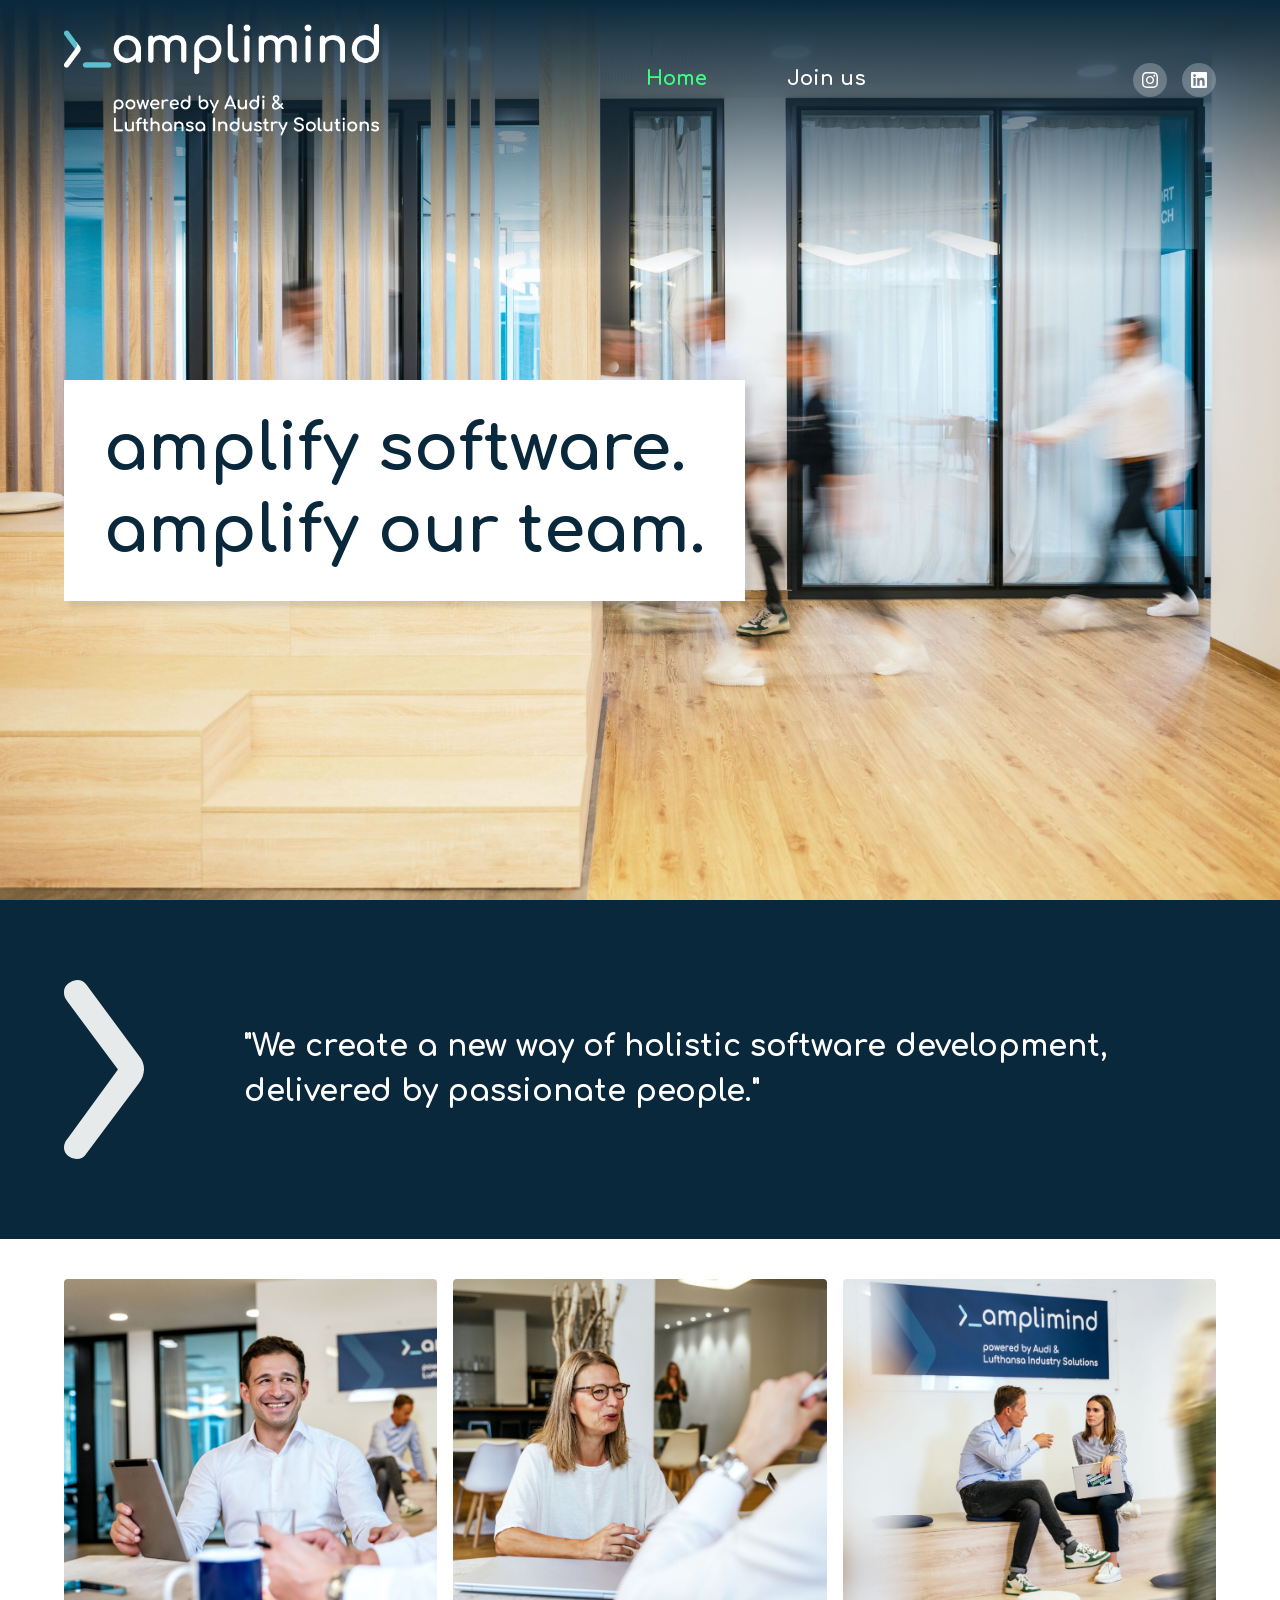
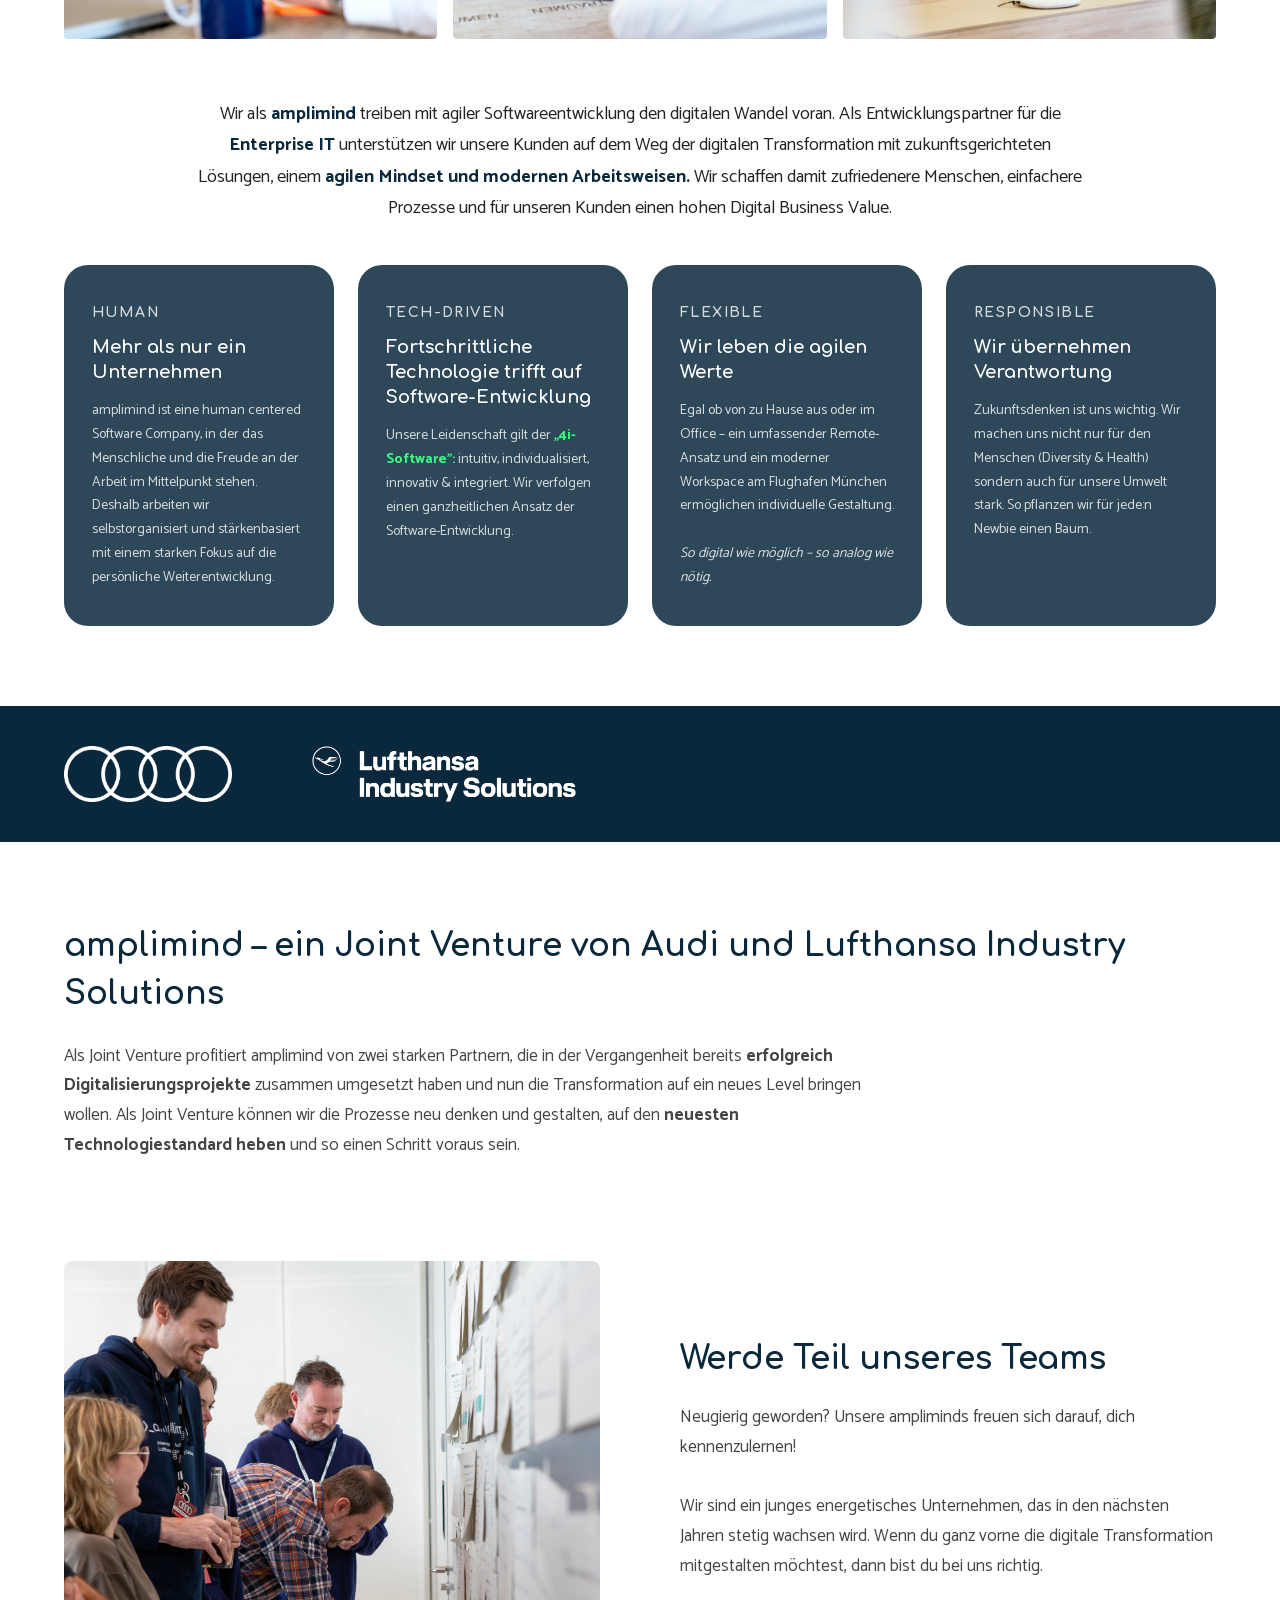
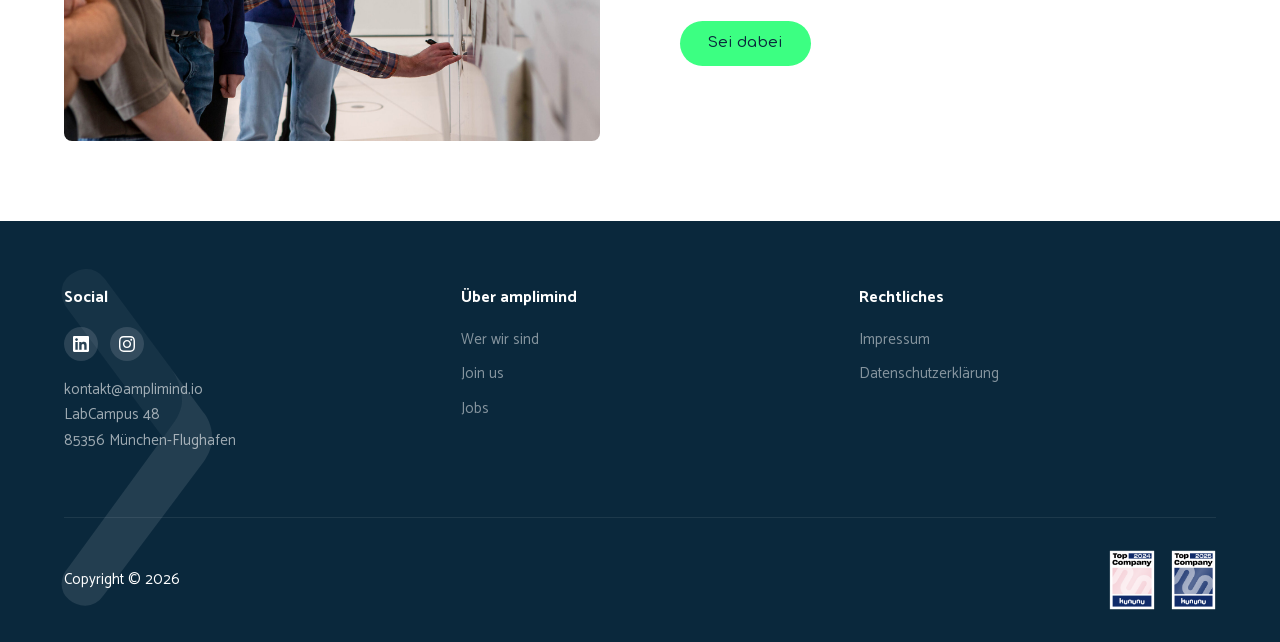
<file: index.html>
<!DOCTYPE html>
<html lang="de">
<head>
    <meta charset="UTF-8">
    <meta name="viewport" content="width=device-width, initial-scale=1, maximum-scale=5, viewport-fit=cover">
    <title>amplimind – amplify your digital transformation</title>
    <meta name="description"
          content="Ein Joint Venture von Audi und Lufthansa Industry Solutions. Wir als amplimind treiben mit agiler Software-Entwicklung den digitalen Wandel voran.">
    <link rel="canonical" href="https://amplimind.io/">
    <link rel="icon" type="image/png" href="/assets/images/cropped-icon_512.png">

    <meta property="og:type" content="website">
    <meta property="og:url" content="https://amplimind.io/">
    <meta property="og:title" content="amplimind – amplify your digital transformation">
    <meta property="og:description"
          content="Ein Joint Venture von Audi und Lufthansa Industry Solutions. Wir als amplimind treiben mit agiler Software-Entwicklung den digitalen Wandel voran.">
    <meta property="og:image" content="https://amplimind.io/assets/images/og-image.jpg">
    <meta property="og:image:width" content="1200">
    <meta property="og:image:height" content="630">
    <meta property="og:locale" content="de_DE">

    <meta name="twitter:card" content="summary_large_image">
    <meta name="twitter:title" content="amplimind – amplify your digital transformation">
    <meta name="twitter:description"
          content="Ein Joint Venture von Audi und Lufthansa Industry Solutions. Wir als amplimind treiben mit agiler Software-Entwicklung den digitalen Wandel voran.">
    <meta name="twitter:image" content="https://amplimind.io/assets/images/og-image.jpg">

    <script type="application/ld+json">
    {
      "@context": "https://schema.org",
      "@type": "Organization",
      "name": "amplimind",
      "url": "https://amplimind.io/",
      "logo": "https://amplimind.io/assets/images/logo_break.png",
      "sameAs": [
        "https://www.instagram.com/amplimind_official/",
        "https://www.linkedin.com/company/86258023"
      ]
    }
    </script>

    <link rel="stylesheet" href="/css/main.css">
</head>
<body>

<a class="skip-link" href="#main">Zum Inhalt springen</a>

<header class="site-header">
    <div class="header-inner">
        <a class="site-logo" href="/" aria-label="amplimind – Startseite">
            <img src="/assets/images/logo_break.png" alt="amplimind" width="200" height="71">
        </a>
        <nav class="main-nav" aria-label="Hauptnavigation">
            <ul>
                <li><a href="/" class="active">Home</a></li>
                <li><a href="/join-us/">Join us</a></li>
            </ul>
        </nav>
        <div class="header-socials">
            <a href="https://www.instagram.com/amplimind_official/" target="_blank" rel="noopener"
               aria-label="Instagram">
                <svg viewBox="0 0 24 24" aria-hidden="true">
                    <path d="M12 2.163c3.204 0 3.584.012 4.85.07 3.252.148 4.771 1.691 4.919 4.919.058 1.265.069 1.645.069 4.849 0 3.205-.012 3.584-.069 4.849-.149 3.225-1.664 4.771-4.919 4.919-1.266.058-1.644.07-4.85.07-3.204 0-3.584-.012-4.849-.07-3.26-.149-4.771-1.699-4.919-4.92-.058-1.265-.07-1.644-.07-4.849 0-3.204.013-3.583.07-4.849.149-3.227 1.664-4.771 4.919-4.919 1.266-.057 1.645-.069 4.849-.069zm0-2.163c-3.259 0-3.667.014-4.947.072-4.358.2-6.78 2.618-6.98 6.98-.059 1.281-.073 1.689-.073 4.948 0 3.259.014 3.668.072 4.948.2 4.358 2.618 6.78 6.98 6.98 1.281.058 1.689.072 4.948.072 3.259 0 3.668-.014 4.948-.072 4.354-.2 6.782-2.618 6.979-6.98.059-1.28.073-1.689.073-4.948 0-3.259-.014-3.667-.072-4.947-.196-4.354-2.617-6.78-6.979-6.98-1.281-.059-1.69-.073-4.949-.073zm0 5.838c-3.403 0-6.162 2.759-6.162 6.162s2.759 6.163 6.162 6.163 6.162-2.759 6.162-6.163c0-3.403-2.759-6.162-6.162-6.162zm0 10.162c-2.209 0-4-1.79-4-4 0-2.209 1.791-4 4-4s4 1.791 4 4c0 2.21-1.791 4-4 4zm6.406-11.845c-.796 0-1.441.645-1.441 1.44s.645 1.44 1.441 1.44c.795 0 1.439-.645 1.439-1.44s-.644-1.44-1.439-1.44z"/>
                </svg>
            </a>
            <a href="https://www.linkedin.com/company/86258023" target="_blank" rel="noopener" aria-label="LinkedIn">
                <svg viewBox="0 0 24 24" aria-hidden="true">
                    <path d="M20.447 20.452h-3.554v-5.569c0-1.328-.027-3.037-1.852-3.037-1.853 0-2.136 1.445-2.136 2.939v5.667H9.351V9h3.414v1.561h.046c.477-.9 1.637-1.85 3.37-1.85 3.601 0 4.267 2.37 4.267 5.455v6.286zM5.337 7.433c-1.144 0-2.063-.926-2.063-2.065 0-1.138.92-2.063 2.063-2.063 1.14 0 2.064.925 2.064 2.063 0 1.139-.925 2.065-2.064 2.065zm1.782 13.019H3.555V9h3.564v11.452zM22.225 0H1.771C.792 0 0 .774 0 1.729v20.542C0 23.227.792 24 1.771 24h20.451C23.2 24 24 23.227 24 22.271V1.729C24 .774 23.2 0 22.222 0h.003z"/>
                </svg>
            </a>
        </div>
        <button class="nav-toggle" aria-label="Menü öffnen" aria-expanded="false" aria-controls="mobile-nav">
            <span></span><span></span><span></span>
        </button>
    </div>
</header>


<div class="mobile-nav-overlay" id="mobile-nav" role="dialog" aria-label="Mobile Navigation" aria-modal="true">
    <button class="mobile-nav-close" aria-label="Menü schließen">&#x2715;</button>
    <ul>
        <li><a href="/">Home</a></li>
        <li><a href="/join-us/">Join us</a></li>
    </ul>
    <div class="mobile-nav-socials">
        <a href="https://www.instagram.com/amplimind_official/" target="_blank" rel="noopener" aria-label="Instagram">
            <svg viewBox="0 0 24 24" aria-hidden="true">
                <path d="M12 2.163c3.204 0 3.584.012 4.85.07 3.252.148 4.771 1.691 4.919 4.919.058 1.265.069 1.645.069 4.849 0 3.205-.012 3.584-.069 4.849-.149 3.225-1.664 4.771-4.919 4.919-1.266.058-1.644.07-4.85.07-3.204 0-3.584-.012-4.849-.07-3.26-.149-4.771-1.699-4.919-4.92-.058-1.265-.07-1.644-.07-4.849 0-3.204.013-3.583.07-4.849.149-3.227 1.664-4.771 4.919-4.919 1.266-.057 1.645-.069 4.849-.069zm0-2.163c-3.259 0-3.667.014-4.947.072-4.358.2-6.78 2.618-6.98 6.98-.059 1.281-.073 1.689-.073 4.948 0 3.259.014 3.668.072 4.948.2 4.358 2.618 6.78 6.98 6.98 1.281.058 1.689.072 4.948.072 3.259 0 3.668-.014 4.948-.072 4.354-.2 6.782-2.618 6.979-6.98.059-1.28.073-1.689.073-4.948 0-3.259-.014-3.667-.072-4.947-.196-4.354-2.617-6.78-6.979-6.98-1.281-.059-1.69-.073-4.949-.073zm0 5.838c-3.403 0-6.162 2.759-6.162 6.162s2.759 6.163 6.162 6.163 6.162-2.759 6.162-6.163c0-3.403-2.759-6.162-6.162-6.162zm0 10.162c-2.209 0-4-1.79-4-4 0-2.209 1.791-4 4-4s4 1.791 4 4c0 2.21-1.791 4-4 4zm6.406-11.845c-.796 0-1.441.645-1.441 1.44s.645 1.44 1.441 1.44c.795 0 1.439-.645 1.439-1.44s-.644-1.44-1.439-1.44z"/>
            </svg>
        </a>
        <a href="https://www.linkedin.com/company/86258023" target="_blank" rel="noopener" aria-label="LinkedIn">
            <svg viewBox="0 0 24 24" aria-hidden="true">
                <path d="M20.447 20.452h-3.554v-5.569c0-1.328-.027-3.037-1.852-3.037-1.853 0-2.136 1.445-2.136 2.939v5.667H9.351V9h3.414v1.561h.046c.477-.9 1.637-1.85 3.37-1.85 3.601 0 4.267 2.37 4.267 5.455v6.286zM5.337 7.433c-1.144 0-2.063-.926-2.063-2.065 0-1.138.92-2.063 2.063-2.063 1.14 0 2.064.925 2.064 2.063 0 1.139-.925 2.065-2.064 2.065zm1.782 13.019H3.555V9h3.564v11.452zM22.225 0H1.771C.792 0 0 .774 0 1.729v20.542C0 23.227.792 24 1.771 24h20.451C23.2 24 24 23.227 24 22.271V1.729C24 .774 23.2 0 22.222 0h.003z"/>
            </svg>
        </a>
    </div>
</div>

<main id="main">

    <section class="hero" aria-label="Hero">
        <div class="container">
            <div class="hero-tagline-box">
                <h1 class="hero-tagline">amplify software.<br>amplify our team.</h1>
            </div>
        </div>
    </section>

    <section class="quote-banner">
        <div class="quote-banner-inner">
            <img class="quote-banner-winkel" src="/assets/images/Winkel_white.svg" alt="" aria-hidden="true">
            <blockquote>"We create a new way of holistic software development, delivered by passionate people."
            </blockquote>
        </div>
    </section>

    <section class="photo-gallery" aria-label="Team-Fotos">
        <div class="container">
            <div class="photo-gallery-grid">
                <img src="/assets/images/Adem_Tisch-scaled.jpg" alt="amplimind Mitarbeiter am Tisch" loading="lazy">
                <img src="/assets/images/Arbeit_am_Tisch_BB_small.jpg" alt="Arbeiten am Tisch" loading="lazy">
                <img src="/assets/images/Sitz_auf_Treppe-scaled.jpg" alt="Sitzen auf der Treppe" loading="lazy">
            </div>
        </div>
    </section>

    <section class="about">
        <div class="container">
            <p class="about-intro">
                Wir als <strong>amplimind</strong> treiben mit agiler Softwareentwicklung den digitalen Wandel voran.
                Als Entwicklungspartner für die <strong>Enterprise IT</strong> unterstützen wir unsere Kunden auf dem
                Weg der digitalen Transformation mit zukunftsgerichteten Lösungen, einem <strong>agilen Mindset und
                modernen Arbeitsweisen.</strong> Wir schaffen damit zufriedenere Menschen, einfachere Prozesse und für
                unseren Kunden einen hohen Digital Business Value.
            </p>
            <div class="pillars">
                <div class="pillar">
                    <p class="pillar-label">Human</p>
                    <h2>Mehr als nur ein Unternehmen</h2>
                    <p>amplimind ist eine human centered Software Company, in der das Menschliche und die Freude an der
                        Arbeit im Mittelpunkt stehen. Deshalb arbeiten wir selbstorganisiert und stärkenbasiert mit
                        einem starken Fokus auf die persönliche Weiterentwicklung.</p>
                </div>
                <div class="pillar">
                    <p class="pillar-label">Tech-driven</p>
                    <h2>Fortschrittliche Technologie trifft auf Software-Entwicklung</h2>
                    <p>Unsere Leidenschaft gilt der <strong style="color:#3cff82">„4i-Software":</strong> intuitiv,
                        individualisiert, innovativ &amp; integriert. Wir verfolgen einen ganzheitlichen Ansatz der
                        Software-Entwicklung.</p>
                </div>
                <div class="pillar">
                    <p class="pillar-label">Flexible</p>
                    <h2>Wir leben die agilen Werte</h2>
                    <p>Egal ob von zu Hause aus oder im Office – ein umfassender Remote-Ansatz und ein moderner
                        Workspace am Flughafen München ermöglichen individuelle Gestaltung.<br><br><em>So digital wie
                            möglich – so analog wie nötig.</em></p>
                </div>
                <div class="pillar">
                    <p class="pillar-label">Responsible</p>
                    <h2>Wir übernehmen Verantwortung</h2>
                    <p>Zukunftsdenken ist uns wichtig. Wir machen uns nicht nur für den Menschen (Diversity &amp;
                        Health) sondern auch für unsere Umwelt stark. So pflanzen wir für jede:n Newbie einen Baum.</p>
                </div>
            </div>
        </div>
    </section>

    <div class="jv-logo-bar">
        <div class="jv-logo-bar-inner">
            <img src="/assets/images/Audi_Rings_Medium_wh-RGB-1024x342.png" alt="Audi" loading="lazy">
            <img src="/assets/images/logo_lufthansa_weiss.png" alt="Lufthansa Industry Solutions" loading="lazy">
        </div>
    </div>

    <section class="joint-venture">
        <div class="container">
            <h2>amplimind – ein Joint Venture von Audi und Lufthansa Industry Solutions</h2>
            <p>Als Joint Venture profitiert amplimind von zwei starken Partnern, die in der Vergangenheit bereits
                <strong>erfolgreich Digitalisierungsprojekte</strong> zusammen umgesetzt haben und nun die
                Transformation auf ein neues Level bringen wollen. Als Joint Venture können wir die Prozesse neu denken
                und gestalten, auf den <strong>neuesten Technologiestandard heben</strong> und so einen Schritt voraus
                sein.</p>
        </div>
    </section>

    <section class="team-cta">
        <div class="container">
            <div class="team-cta-grid">
                <div class="team-cta-image">
                    <img src="/assets/images/231017_amplimind_teamevent_6214-scaled.jpg" alt="amplimind Teamevent"
                         loading="lazy">
                </div>
                <div class="team-cta-content">
                    <h2>Werde Teil unseres Teams</h2>
                    <p>Neugierig geworden? Unsere ampliminds freuen sich darauf, dich kennenzulernen!<br><br>Wir sind
                        ein junges energetisches Unternehmen, das in den nächsten Jahren stetig wachsen wird. Wenn du
                        ganz vorne die digitale Transformation mitgestalten möchtest, dann bist du bei uns richtig.</p>
                    <a href="/join-us/" class="btn">Sei dabei</a>
                </div>
            </div>
        </div>
    </section>

</main>

<footer class="site-footer">
    <div class="container">
        <div class="footer-grid">
            <div class="footer-col">
                <h4>Social</h4>
                <div class="footer-socials">
                    <a href="https://www.linkedin.com/company/86258023" target="_blank" rel="noopener"
                       aria-label="LinkedIn">
                        <svg viewBox="0 0 24 24" aria-hidden="true">
                            <path d="M20.447 20.452h-3.554v-5.569c0-1.328-.027-3.037-1.852-3.037-1.853 0-2.136 1.445-2.136 2.939v5.667H9.351V9h3.414v1.561h.046c.477-.9 1.637-1.85 3.37-1.85 3.601 0 4.267 2.37 4.267 5.455v6.286zM5.337 7.433c-1.144 0-2.063-.926-2.063-2.065 0-1.138.92-2.063 2.063-2.063 1.14 0 2.064.925 2.064 2.063 0 1.139-.925 2.065-2.064 2.065zm1.782 13.019H3.555V9h3.564v11.452zM22.225 0H1.771C.792 0 0 .774 0 1.729v20.542C0 23.227.792 24 1.771 24h20.451C23.2 24 24 23.227 24 22.271V1.729C24 .774 23.2 0 22.222 0h.003z"/>
                        </svg>
                    </a>
                    <a href="https://www.instagram.com/amplimind_official/" target="_blank" rel="noopener"
                       aria-label="Instagram">
                        <svg viewBox="0 0 24 24" aria-hidden="true">
                            <path d="M12 2.163c3.204 0 3.584.012 4.85.07 3.252.148 4.771 1.691 4.919 4.919.058 1.265.069 1.645.069 4.849 0 3.205-.012 3.584-.069 4.849-.149 3.225-1.664 4.771-4.919 4.919-1.266.058-1.644.07-4.85.07-3.204 0-3.584-.012-4.849-.07-3.26-.149-4.771-1.699-4.919-4.92-.058-1.265-.07-1.644-.07-4.849 0-3.204.013-3.583.07-4.849.149-3.227 1.664-4.771 4.919-4.919 1.266-.057 1.645-.069 4.849-.069zm0-2.163c-3.259 0-3.667.014-4.947.072-4.358.2-6.78 2.618-6.98 6.98-.059 1.281-.073 1.689-.073 4.948 0 3.259.014 3.668.072 4.948.2 4.358 2.618 6.78 6.98 6.98 1.281.058 1.689.072 4.948.072 3.259 0 3.668-.014 4.948-.072 4.354-.2 6.782-2.618 6.979-6.98.059-1.28.073-1.689.073-4.948 0-3.259-.014-3.667-.072-4.947-.196-4.354-2.617-6.78-6.979-6.98-1.281-.059-1.69-.073-4.949-.073zm0 5.838c-3.403 0-6.162 2.759-6.162 6.162s2.759 6.163 6.162 6.163 6.162-2.759 6.162-6.163c0-3.403-2.759-6.162-6.162-6.162zm0 10.162c-2.209 0-4-1.79-4-4 0-2.209 1.791-4 4-4s4 1.791 4 4c0 2.21-1.791 4-4 4zm6.406-11.845c-.796 0-1.441.645-1.441 1.44s.645 1.44 1.441 1.44c.795 0 1.439-.645 1.439-1.44s-.644-1.44-1.439-1.44z"/>
                        </svg>
                    </a>
                </div>
                <div class="footer-contact">
                    <a href="mailto:kontakt@amplimind.io">kontakt@amplimind.io</a><br>
                    LabCampus 48<br>85356 München-Flughafen
                </div>
            </div>
            <div class="footer-col">
                <h4>Über amplimind</h4>
                <ul>
                    <li><a href="/">Wer wir sind</a></li>
                    <li><a href="/join-us/">Join us</a></li>
                    <li><a href="https://amplimind.jobs.personio.de/" target="_blank" rel="noopener">Jobs</a></li>
                </ul>
            </div>
            <div class="footer-col">
                <h4>Rechtliches</h4>
                <ul>
                    <li><a href="/impressum/">Impressum</a></li>
                    <li><a href="/datenschutzerklaerung/">Datenschutzerklärung</a></li>
                </ul>
            </div>
        </div>
        <div class="footer-bottom">
            <p class="footer-copy">Copyright &copy; 2026</p>
            <div class="footer-badges">
                <a href="https://www.kununu.com/de/amplimind" target="_blank" rel="noopener">
                    <img src="/assets/images/Bild.png" alt="kununu" loading="lazy">
                </a>
                <a href="https://www.kununu.com/de/amplimind" target="_blank" rel="noopener">
                    <img src="/assets/images/kununu_TopCompanyBadge_2025_RGB-1.png" alt="kununu Top Company 2025"
                         loading="lazy">
                </a>
            </div>
        </div>
    </div>
</footer>

<script src="/js/nav.js"></script>
</body>
</html>
</file>
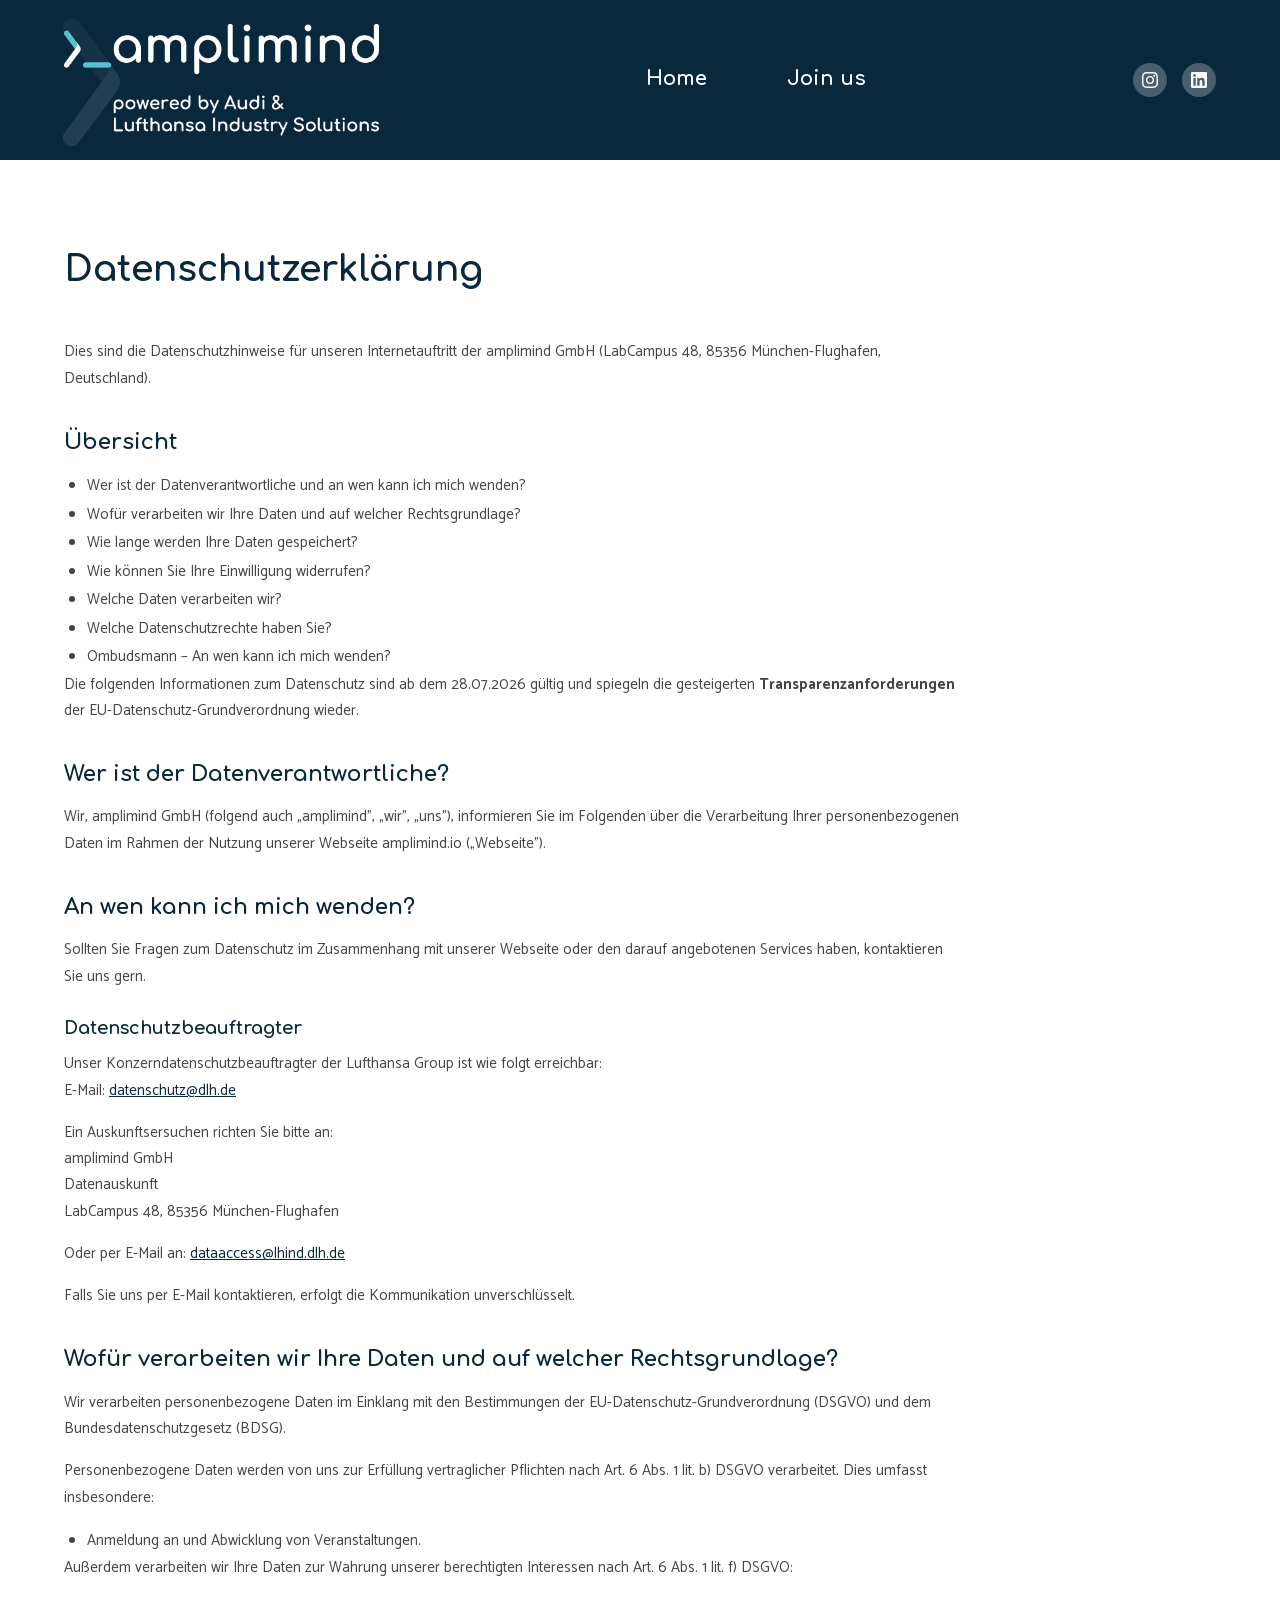
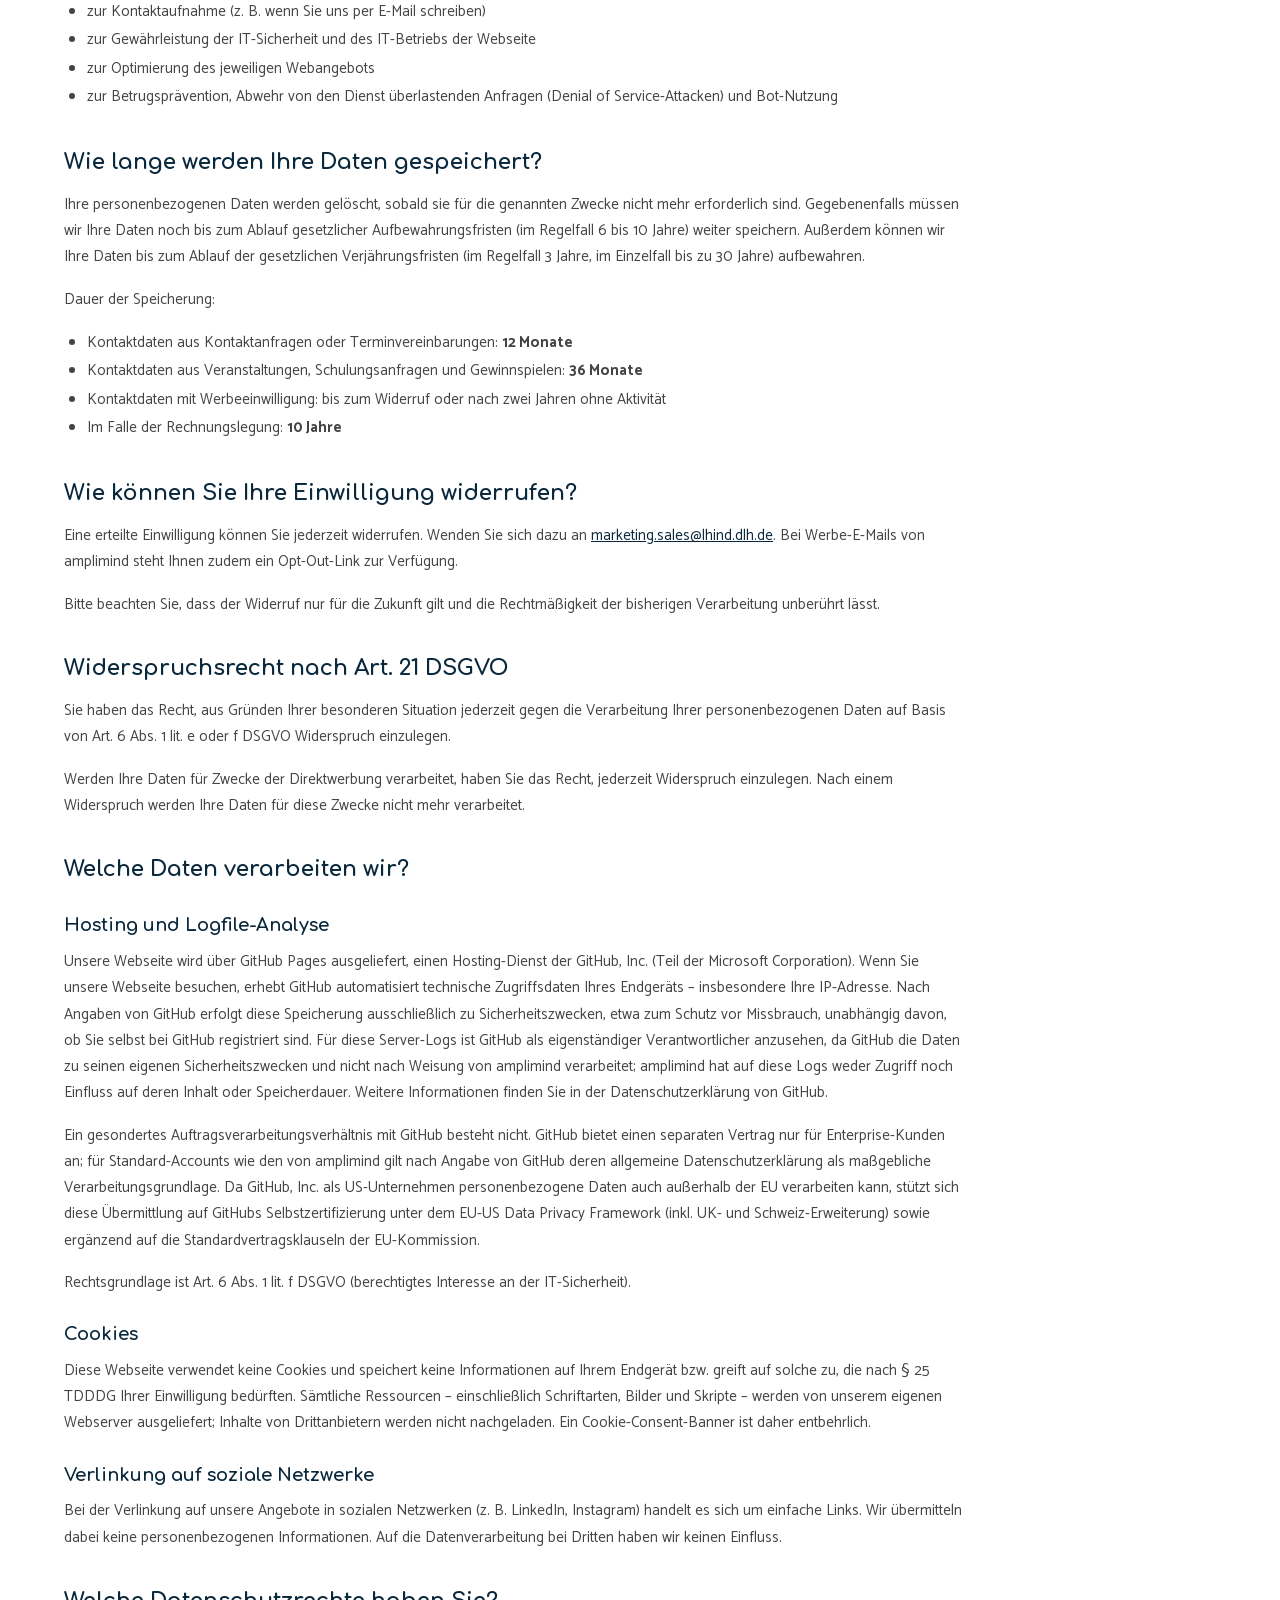
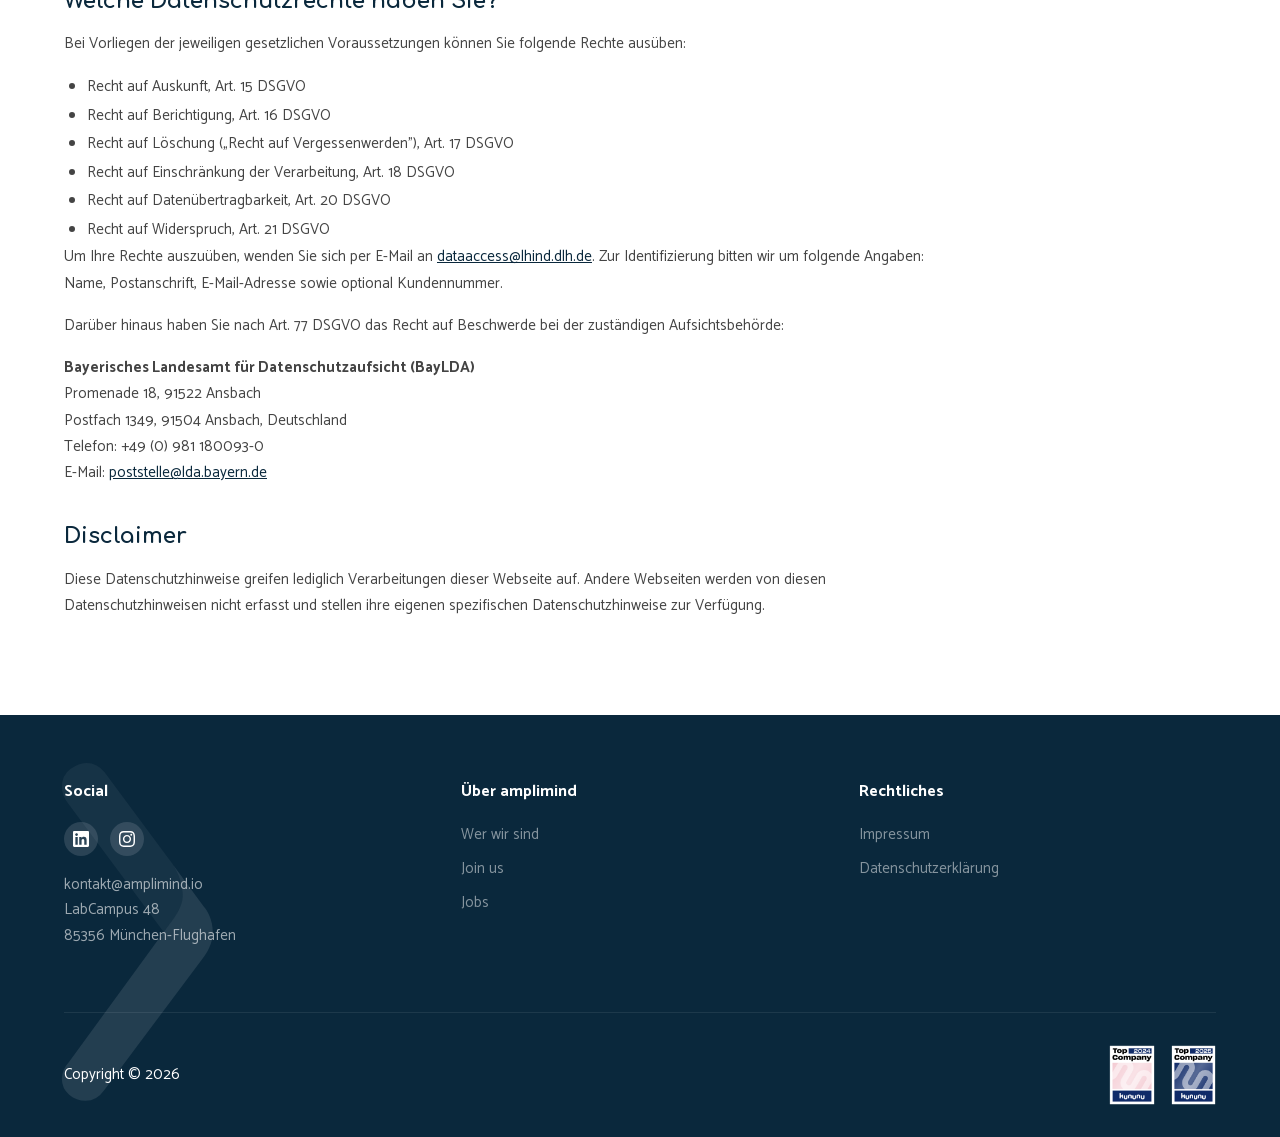
<file: datenschutzerklaerung/index.html>
<!DOCTYPE html>
<html lang="de">
<head>
  <meta charset="UTF-8">
  <meta name="viewport" content="width=device-width, initial-scale=1, maximum-scale=5, viewport-fit=cover">
  <title>Datenschutzerklärung – amplimind</title>
  <meta name="description" content="Datenschutzerklärung der amplimind GmbH – Informationen zur Verarbeitung deiner Daten.">
  <link rel="canonical" href="https://amplimind.io/datenschutzerklaerung/">
  <link rel="icon" type="image/png" href="/assets/images/cropped-icon_512.png">

  <meta property="og:type" content="website">
  <meta property="og:url" content="https://amplimind.io/datenschutzerklaerung/">
  <meta property="og:title" content="Datenschutzerklärung – amplimind">
  <meta property="og:description" content="Datenschutzerklärung der amplimind GmbH – Informationen zur Verarbeitung deiner Daten.">
  <meta property="og:image" content="https://amplimind.io/assets/images/og-image.jpg">
  <meta property="og:image:width" content="1200">
  <meta property="og:image:height" content="630">
  <meta property="og:locale" content="de_DE">

  <meta name="twitter:card" content="summary_large_image">
  <meta name="twitter:title" content="Datenschutzerklärung – amplimind">
  <meta name="twitter:description" content="Datenschutzerklärung der amplimind GmbH – Informationen zur Verarbeitung deiner Daten.">
  <meta name="twitter:image" content="https://amplimind.io/assets/images/og-image.jpg">

  <link rel="stylesheet" href="/css/main.css">
</head>
<body>

  <a class="skip-link" href="#main">Zum Inhalt springen</a>

  <header class="site-header site-header--solid">
    <div class="header-inner">
      <a class="site-logo" href="/" aria-label="amplimind – Startseite">
        <img src="/assets/images/logo_break.png" alt="amplimind" width="200" height="71">
      </a>
      <nav class="main-nav" aria-label="Hauptnavigation">
        <ul>
          <li><a href="/">Home</a></li>
          <li><a href="/join-us/">Join us</a></li>
        </ul>
      </nav>
      <div class="header-socials">
        <a href="https://www.instagram.com/amplimind_official/" target="_blank" rel="noopener" aria-label="Instagram">
          <svg viewBox="0 0 24 24" aria-hidden="true"><path d="M12 2.163c3.204 0 3.584.012 4.85.07 3.252.148 4.771 1.691 4.919 4.919.058 1.265.069 1.645.069 4.849 0 3.205-.012 3.584-.069 4.849-.149 3.225-1.664 4.771-4.919 4.919-1.266.058-1.644.07-4.85.07-3.204 0-3.584-.012-4.849-.07-3.26-.149-4.771-1.699-4.919-4.92-.058-1.265-.07-1.644-.07-4.849 0-3.204.013-3.583.07-4.849.149-3.227 1.664-4.771 4.919-4.919 1.266-.057 1.645-.069 4.849-.069zm0-2.163c-3.259 0-3.667.014-4.947.072-4.358.2-6.78 2.618-6.98 6.98-.059 1.281-.073 1.689-.073 4.948 0 3.259.014 3.668.072 4.948.2 4.358 2.618 6.78 6.98 6.98 1.281.058 1.689.072 4.948.072 3.259 0 3.668-.014 4.948-.072 4.354-.2 6.782-2.618 6.979-6.98.059-1.28.073-1.689.073-4.948 0-3.259-.014-3.667-.072-4.947-.196-4.354-2.617-6.78-6.979-6.98-1.281-.059-1.69-.073-4.949-.073zm0 5.838c-3.403 0-6.162 2.759-6.162 6.162s2.759 6.163 6.162 6.163 6.162-2.759 6.162-6.163c0-3.403-2.759-6.162-6.162-6.162zm0 10.162c-2.209 0-4-1.79-4-4 0-2.209 1.791-4 4-4s4 1.791 4 4c0 2.21-1.791 4-4 4zm6.406-11.845c-.796 0-1.441.645-1.441 1.44s.645 1.44 1.441 1.44c.795 0 1.439-.645 1.439-1.44s-.644-1.44-1.439-1.44z"/></svg>
        </a>
        <a href="https://www.linkedin.com/company/86258023" target="_blank" rel="noopener" aria-label="LinkedIn">
          <svg viewBox="0 0 24 24" aria-hidden="true"><path d="M20.447 20.452h-3.554v-5.569c0-1.328-.027-3.037-1.852-3.037-1.853 0-2.136 1.445-2.136 2.939v5.667H9.351V9h3.414v1.561h.046c.477-.9 1.637-1.85 3.37-1.85 3.601 0 4.267 2.37 4.267 5.455v6.286zM5.337 7.433c-1.144 0-2.063-.926-2.063-2.065 0-1.138.92-2.063 2.063-2.063 1.14 0 2.064.925 2.064 2.063 0 1.139-.925 2.065-2.064 2.065zm1.782 13.019H3.555V9h3.564v11.452zM22.225 0H1.771C.792 0 0 .774 0 1.729v20.542C0 23.227.792 24 1.771 24h20.451C23.2 24 24 23.227 24 22.271V1.729C24 .774 23.2 0 22.222 0h.003z"/></svg>
        </a>
      </div>
      <button class="nav-toggle" aria-label="Menü öffnen" aria-expanded="false" aria-controls="mobile-nav">
        <span></span><span></span><span></span>
      </button>
    </div>
  </header>

  <div class="mobile-nav-overlay" id="mobile-nav" role="dialog" aria-label="Mobile Navigation" aria-modal="true">
    <button class="mobile-nav-close" aria-label="Menü schließen">&#x2715;</button>
    <ul>
      <li><a href="/">Home</a></li>
      <li><a href="/join-us/">Join us</a></li>
    </ul>
  </div>

  <main id="main">
    <div class="container">
      <article class="legal-page">

        <h1>Datenschutzerklärung</h1>

        <p>Dies sind die Datenschutzhinweise für unseren Internetauftritt der amplimind GmbH (LabCampus 48, 85356 München-Flughafen, Deutschland).</p>

        <h2>Übersicht</h2>
        <ul>
          <li>Wer ist der Datenverantwortliche und an wen kann ich mich wenden?</li>
          <li>Wofür verarbeiten wir Ihre Daten und auf welcher Rechtsgrundlage?</li>
          <li>Wie lange werden Ihre Daten gespeichert?</li>
          <li>Wie können Sie Ihre Einwilligung widerrufen?</li>
          <li>Welche Daten verarbeiten wir?</li>
          <li>Welche Datenschutzrechte haben Sie?</li>
          <li>Ombudsmann – An wen kann ich mich wenden?</li>
        </ul>

        <p>Die folgenden Informationen zum Datenschutz sind ab dem 28.07.2026 gültig und spiegeln die gesteigerten <strong>Transparenzanforderungen</strong> der EU-Datenschutz-Grundverordnung wieder.</p>

        <h2>Wer ist der Datenverantwortliche?</h2>
        <p>Wir, amplimind GmbH (folgend auch „amplimind", „wir", „uns"), informieren Sie im Folgenden über die Verarbeitung Ihrer personenbezogenen Daten im Rahmen der Nutzung unserer Webseite amplimind.io („Webseite").</p>

        <h2>An wen kann ich mich wenden?</h2>
        <p>Sollten Sie Fragen zum Datenschutz im Zusammenhang mit unserer Webseite oder den darauf angebotenen Services haben, kontaktieren Sie uns gern.</p>

        <h3>Datenschutzbeauftragter</h3>
        <p>Unser Konzerndatenschutzbeauftragter der Lufthansa Group ist wie folgt erreichbar:<br>
        E-Mail: <a href="mailto:datenschutz@dlh.de">datenschutz@dlh.de</a></p>

        <p>Ein Auskunftsersuchen richten Sie bitte an:<br>
        amplimind GmbH<br>
        Datenauskunft<br>
        LabCampus 48, 85356 München-Flughafen</p>

        <p>Oder per E-Mail an: <a href="mailto:dataaccess@lhind.dlh.de">dataaccess@lhind.dlh.de</a></p>
        <p>Falls Sie uns per E-Mail kontaktieren, erfolgt die Kommunikation unverschlüsselt.</p>

        <h2>Wofür verarbeiten wir Ihre Daten und auf welcher Rechtsgrundlage?</h2>
        <p>Wir verarbeiten personenbezogene Daten im Einklang mit den Bestimmungen der EU-Datenschutz-Grundverordnung (DSGVO) und dem Bundesdatenschutzgesetz (BDSG).</p>

        <p>Personenbezogene Daten werden von uns zur Erfüllung vertraglicher Pflichten nach Art. 6 Abs. 1 lit. b) DSGVO verarbeitet. Dies umfasst insbesondere:</p>
        <ul>
          <li>Anmeldung an und Abwicklung von Veranstaltungen.</li>
        </ul>

        <p>Außerdem verarbeiten wir Ihre Daten zur Wahrung unserer berechtigten Interessen nach Art. 6 Abs. 1 lit. f) DSGVO:</p>
        <ul>
          <li>zur Kontaktaufnahme (z. B. wenn Sie uns per E-Mail schreiben)</li>
          <li>zur Gewährleistung der IT-Sicherheit und des IT-Betriebs der Webseite</li>
          <li>zur Optimierung des jeweiligen Webangebots</li>
          <li>zur Betrugsprävention, Abwehr von den Dienst überlastenden Anfragen (Denial of Service-Attacken) und Bot-Nutzung</li>
        </ul>

        <h2>Wie lange werden Ihre Daten gespeichert?</h2>
        <p>Ihre personenbezogenen Daten werden gelöscht, sobald sie für die genannten Zwecke nicht mehr erforderlich sind. Gegebenenfalls müssen wir Ihre Daten noch bis zum Ablauf gesetzlicher Aufbewahrungsfristen (im Regelfall 6 bis 10 Jahre) weiter speichern. Außerdem können wir Ihre Daten bis zum Ablauf der gesetzlichen Verjährungsfristen (im Regelfall 3 Jahre, im Einzelfall bis zu 30 Jahre) aufbewahren.</p>

        <p>Dauer der Speicherung:</p>
        <ul>
          <li>Kontaktdaten aus Kontaktanfragen oder Terminvereinbarungen: <strong>12 Monate</strong></li>
          <li>Kontaktdaten aus Veranstaltungen, Schulungsanfragen und Gewinnspielen: <strong>36 Monate</strong></li>
          <li>Kontaktdaten mit Werbeeinwilligung: bis zum Widerruf oder nach zwei Jahren ohne Aktivität</li>
          <li>Im Falle der Rechnungslegung: <strong>10 Jahre</strong></li>
        </ul>

        <h2>Wie können Sie Ihre Einwilligung widerrufen?</h2>
        <p>Eine erteilte Einwilligung können Sie jederzeit widerrufen. Wenden Sie sich dazu an <a href="mailto:marketing.sales@lhind.dlh.de">marketing.sales@lhind.dlh.de</a>. Bei Werbe-E-Mails von amplimind steht Ihnen zudem ein Opt-Out-Link zur Verfügung.</p>
        <p>Bitte beachten Sie, dass der Widerruf nur für die Zukunft gilt und die Rechtmäßigkeit der bisherigen Verarbeitung unberührt lässt.</p>

        <h2>Widerspruchsrecht nach Art. 21 DSGVO</h2>
        <p>Sie haben das Recht, aus Gründen Ihrer besonderen Situation jederzeit gegen die Verarbeitung Ihrer personenbezogenen Daten auf Basis von Art. 6 Abs. 1 lit. e oder f DSGVO Widerspruch einzulegen.</p>
        <p>Werden Ihre Daten für Zwecke der Direktwerbung verarbeitet, haben Sie das Recht, jederzeit Widerspruch einzulegen. Nach einem Widerspruch werden Ihre Daten für diese Zwecke nicht mehr verarbeitet.</p>

        <h2>Welche Daten verarbeiten wir?</h2>

        <h3>Hosting und Logfile-Analyse</h3>
        <p>Unsere Webseite wird über GitHub Pages ausgeliefert, einen Hosting-Dienst der GitHub, Inc. (Teil der Microsoft Corporation). Wenn Sie unsere Webseite besuchen, erhebt GitHub automatisiert technische Zugriffsdaten Ihres Endgeräts – insbesondere Ihre IP-Adresse. Nach Angaben von GitHub erfolgt diese Speicherung ausschließlich zu Sicherheitszwecken, etwa zum Schutz vor Missbrauch, unabhängig davon, ob Sie selbst bei GitHub registriert sind. Für diese Server-Logs ist GitHub als eigenständiger Verantwortlicher anzusehen, da GitHub die Daten zu seinen eigenen Sicherheitszwecken und nicht nach Weisung von amplimind verarbeitet; amplimind hat auf diese Logs weder Zugriff noch Einfluss auf deren Inhalt oder Speicherdauer. Weitere Informationen finden Sie in der Datenschutzerklärung von GitHub.</p>
        <p>Ein gesondertes Auftragsverarbeitungsverhältnis mit GitHub besteht nicht. GitHub bietet einen separaten Vertrag nur für Enterprise-Kunden an; für Standard-Accounts wie den von amplimind gilt nach Angabe von GitHub deren allgemeine Datenschutzerklärung als maßgebliche Verarbeitungsgrundlage. Da GitHub, Inc. als US-Unternehmen personenbezogene Daten auch außerhalb der EU verarbeiten kann, stützt sich diese Übermittlung auf GitHubs Selbstzertifizierung unter dem EU-US Data Privacy Framework (inkl. UK- und Schweiz-Erweiterung) sowie ergänzend auf die Standardvertragsklauseln der EU-Kommission.</p>
        <p>Rechtsgrundlage ist Art. 6 Abs. 1 lit. f DSGVO (berechtigtes Interesse an der IT-Sicherheit).</p>

        <h3>Cookies</h3>
        <p>Diese Webseite verwendet keine Cookies und speichert keine Informationen auf Ihrem Endgerät bzw. greift auf solche zu, die nach § 25 TDDDG Ihrer Einwilligung bedürften. Sämtliche Ressourcen – einschließlich Schriftarten, Bilder und Skripte – werden von unserem eigenen Webserver ausgeliefert; Inhalte von Drittanbietern werden nicht nachgeladen. Ein Cookie-Consent-Banner ist daher entbehrlich.</p>

        <h3>Verlinkung auf soziale Netzwerke</h3>
        <p>Bei der Verlinkung auf unsere Angebote in sozialen Netzwerken (z. B. LinkedIn, Instagram) handelt es sich um einfache Links. Wir übermitteln dabei keine personenbezogenen Informationen. Auf die Datenverarbeitung bei Dritten haben wir keinen Einfluss.</p>

        <h2>Welche Datenschutzrechte haben Sie?</h2>
        <p>Bei Vorliegen der jeweiligen gesetzlichen Voraussetzungen können Sie folgende Rechte ausüben:</p>
        <ul>
          <li>Recht auf Auskunft, Art. 15 DSGVO</li>
          <li>Recht auf Berichtigung, Art. 16 DSGVO</li>
          <li>Recht auf Löschung („Recht auf Vergessenwerden"), Art. 17 DSGVO</li>
          <li>Recht auf Einschränkung der Verarbeitung, Art. 18 DSGVO</li>
          <li>Recht auf Datenübertragbarkeit, Art. 20 DSGVO</li>
          <li>Recht auf Widerspruch, Art. 21 DSGVO</li>
        </ul>
        <p>Um Ihre Rechte auszuüben, wenden Sie sich per E-Mail an <a href="mailto:dataaccess@lhind.dlh.de">dataaccess@lhind.dlh.de</a>. Zur Identifizierung bitten wir um folgende Angaben: Name, Postanschrift, E-Mail-Adresse sowie optional Kundennummer.</p>

        <p>Darüber hinaus haben Sie nach Art. 77 DSGVO das Recht auf Beschwerde bei der zuständigen Aufsichtsbehörde:</p>
        <p>
          <strong>Bayerisches Landesamt für Datenschutzaufsicht (BayLDA)</strong><br>
          Promenade 18, 91522 Ansbach<br>
          Postfach 1349, 91504 Ansbach, Deutschland<br>
          Telefon: +49 (0) 981 180093-0<br>
          E-Mail: <a href="mailto:poststelle@lda.bayern.de">poststelle@lda.bayern.de</a>
        </p>

        <h2>Disclaimer</h2>
        <p>Diese Datenschutzhinweise greifen lediglich Verarbeitungen dieser Webseite auf. Andere Webseiten werden von diesen Datenschutzhinweisen nicht erfasst und stellen ihre eigenen spezifischen Datenschutzhinweise zur Verfügung.</p>

      </article>
    </div>
  </main>

  <footer class="site-footer">
    <div class="container">
      <div class="footer-grid">
        <div class="footer-col">
          <h4>Social</h4>
          <div class="footer-socials">
            <a href="https://www.linkedin.com/company/86258023" target="_blank" rel="noopener" aria-label="LinkedIn">
              <svg viewBox="0 0 24 24" aria-hidden="true"><path d="M20.447 20.452h-3.554v-5.569c0-1.328-.027-3.037-1.852-3.037-1.853 0-2.136 1.445-2.136 2.939v5.667H9.351V9h3.414v1.561h.046c.477-.9 1.637-1.85 3.37-1.85 3.601 0 4.267 2.37 4.267 5.455v6.286zM5.337 7.433c-1.144 0-2.063-.926-2.063-2.065 0-1.138.92-2.063 2.063-2.063 1.14 0 2.064.925 2.064 2.063 0 1.139-.925 2.065-2.064 2.065zm1.782 13.019H3.555V9h3.564v11.452zM22.225 0H1.771C.792 0 0 .774 0 1.729v20.542C0 23.227.792 24 1.771 24h20.451C23.2 24 24 23.227 24 22.271V1.729C24 .774 23.2 0 22.222 0h.003z"/></svg>
            </a>
            <a href="https://www.instagram.com/amplimind_official/" target="_blank" rel="noopener" aria-label="Instagram">
              <svg viewBox="0 0 24 24" aria-hidden="true"><path d="M12 2.163c3.204 0 3.584.012 4.85.07 3.252.148 4.771 1.691 4.919 4.919.058 1.265.069 1.645.069 4.849 0 3.205-.012 3.584-.069 4.849-.149 3.225-1.664 4.771-4.919 4.919-1.266.058-1.644.07-4.85.07-3.204 0-3.584-.012-4.849-.07-3.26-.149-4.771-1.699-4.919-4.92-.058-1.265-.07-1.644-.07-4.849 0-3.204.013-3.583.07-4.849.149-3.227 1.664-4.771 4.919-4.919 1.266-.057 1.645-.069 4.849-.069zm0-2.163c-3.259 0-3.667.014-4.947.072-4.358.2-6.78 2.618-6.98 6.98-.059 1.281-.073 1.689-.073 4.948 0 3.259.014 3.668.072 4.948.2 4.358 2.618 6.78 6.98 6.98 1.281.058 1.689.072 4.948.072 3.259 0 3.668-.014 4.948-.072 4.354-.2 6.782-2.618 6.979-6.98.059-1.28.073-1.689.073-4.948 0-3.259-.014-3.667-.072-4.947-.196-4.354-2.617-6.78-6.979-6.98-1.281-.059-1.69-.073-4.949-.073zm0 5.838c-3.403 0-6.162 2.759-6.162 6.162s2.759 6.163 6.162 6.163 6.162-2.759 6.162-6.163c0-3.403-2.759-6.162-6.162-6.162zm0 10.162c-2.209 0-4-1.79-4-4 0-2.209 1.791-4 4-4s4 1.791 4 4c0 2.21-1.791 4-4 4zm6.406-11.845c-.796 0-1.441.645-1.441 1.44s.645 1.44 1.441 1.44c.795 0 1.439-.645 1.439-1.44s-.644-1.44-1.439-1.44z"/></svg>
            </a>
          </div>
          <div class="footer-contact">
            <a href="mailto:kontakt@amplimind.io">kontakt@amplimind.io</a><br>
            LabCampus 48<br>85356 München-Flughafen
          </div>
        </div>
        <div class="footer-col">
          <h4>Über amplimind</h4>
          <ul>
            <li><a href="/">Wer wir sind</a></li>
            <li><a href="/join-us/">Join us</a></li>
            <li><a href="https://amplimind.jobs.personio.de/" target="_blank" rel="noopener">Jobs</a></li>
          </ul>
        </div>
        <div class="footer-col">
          <h4>Rechtliches</h4>
          <ul>
            <li><a href="/impressum/">Impressum</a></li>
            <li><a href="/datenschutzerklaerung/">Datenschutzerklärung</a></li>
          </ul>
        </div>
      </div>
      <div class="footer-bottom">
        <p class="footer-copy">Copyright &copy; 2026</p>
        <div class="footer-badges">
          <a href="https://www.kununu.com/de/amplimind" target="_blank" rel="noopener"><img src="/assets/images/Bild.png" alt="kununu" loading="lazy"></a>
          <a href="https://www.kununu.com/de/amplimind" target="_blank" rel="noopener"><img src="/assets/images/kununu_TopCompanyBadge_2025_RGB-1.png" alt="kununu Top Company 2025" loading="lazy"></a>
        </div>
      </div>
    </div>
  </footer>

  <script src="/js/nav.js"></script>
</body>
</html>
</file>
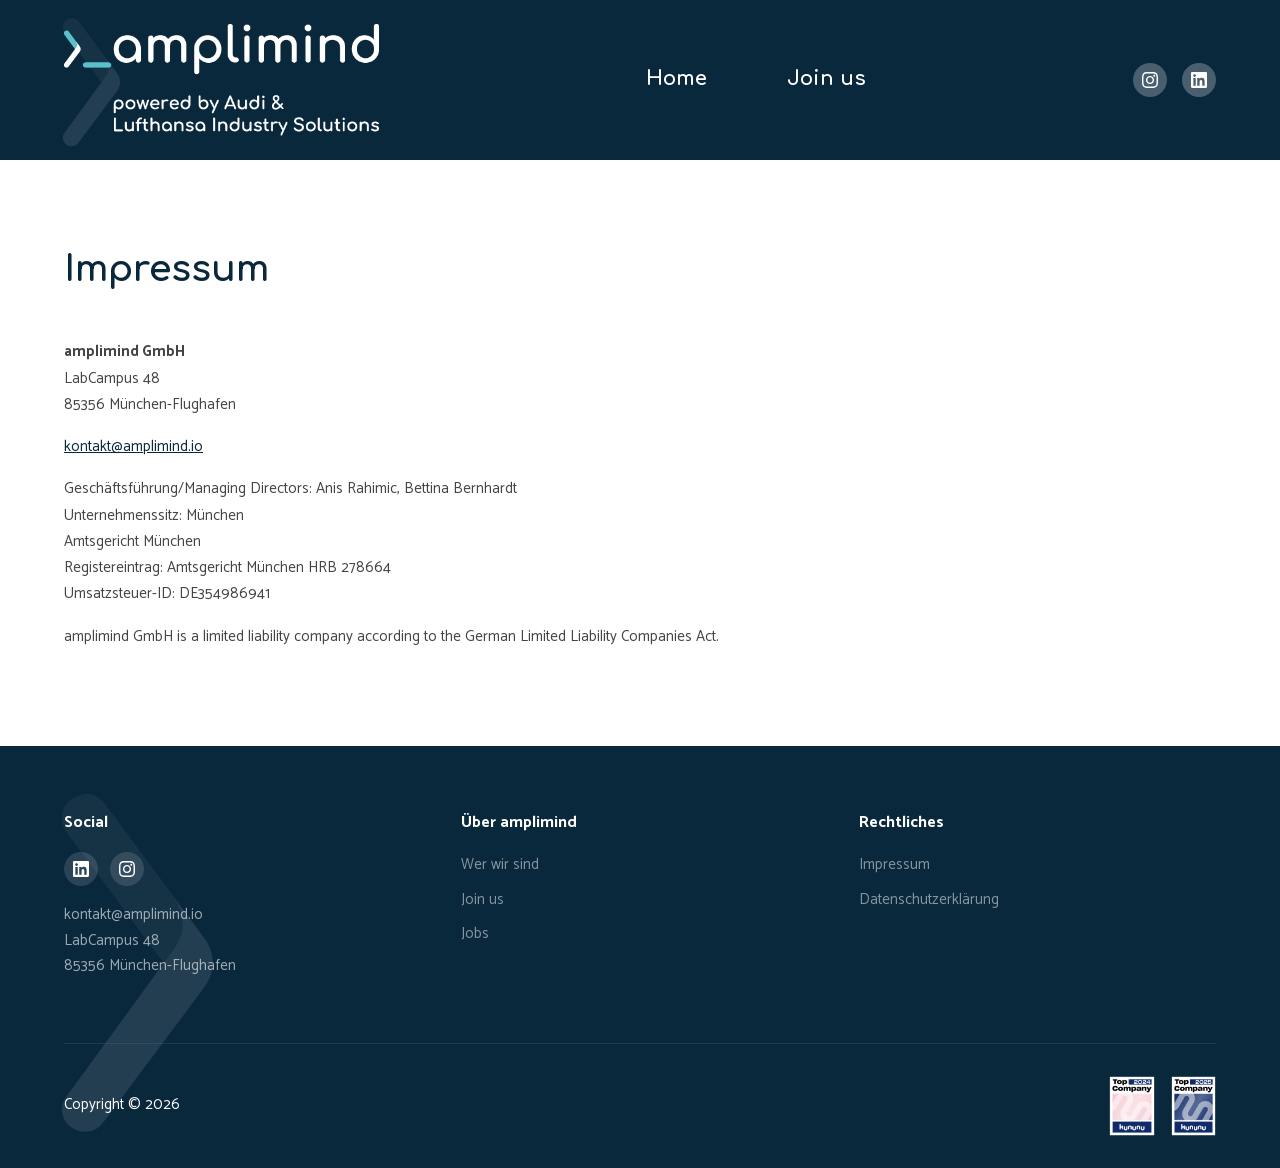
<file: impressum/index.html>
<!DOCTYPE html>
<html lang="de">
<head>
  <meta charset="UTF-8">
  <meta name="viewport" content="width=device-width, initial-scale=1, maximum-scale=5, viewport-fit=cover">
  <title>Impressum – amplimind</title>
  <meta name="description" content="Impressum der amplimind GmbH – Angaben gemäß § 5 TMG.">
  <link rel="canonical" href="https://amplimind.io/impressum/">
  <link rel="icon" type="image/png" href="/assets/images/cropped-icon_512.png">

  <meta property="og:type" content="website">
  <meta property="og:url" content="https://amplimind.io/impressum/">
  <meta property="og:title" content="Impressum – amplimind">
  <meta property="og:description" content="Impressum der amplimind GmbH – Angaben gemäß § 5 TMG.">
  <meta property="og:image" content="https://amplimind.io/assets/images/og-image.jpg">
  <meta property="og:image:width" content="1200">
  <meta property="og:image:height" content="630">
  <meta property="og:locale" content="de_DE">

  <meta name="twitter:card" content="summary_large_image">
  <meta name="twitter:title" content="Impressum – amplimind">
  <meta name="twitter:description" content="Impressum der amplimind GmbH – Angaben gemäß § 5 TMG.">
  <meta name="twitter:image" content="https://amplimind.io/assets/images/og-image.jpg">

  <link rel="stylesheet" href="/css/main.css">
</head>
<body>

  <a class="skip-link" href="#main">Zum Inhalt springen</a>

  <header class="site-header site-header--solid">
    <div class="header-inner">
      <a class="site-logo" href="/" aria-label="amplimind – Startseite">
        <img src="/assets/images/logo_break.png" alt="amplimind" width="200" height="71">
      </a>
      <nav class="main-nav" aria-label="Hauptnavigation">
        <ul>
          <li><a href="/">Home</a></li>
          <li><a href="/join-us/">Join us</a></li>
        </ul>
      </nav>
      <div class="header-socials">
        <a href="https://www.instagram.com/amplimind_official/" target="_blank" rel="noopener" aria-label="Instagram">
          <svg viewBox="0 0 24 24" aria-hidden="true"><path d="M12 2.163c3.204 0 3.584.012 4.85.07 3.252.148 4.771 1.691 4.919 4.919.058 1.265.069 1.645.069 4.849 0 3.205-.012 3.584-.069 4.849-.149 3.225-1.664 4.771-4.919 4.919-1.266.058-1.644.07-4.85.07-3.204 0-3.584-.012-4.849-.07-3.26-.149-4.771-1.699-4.919-4.92-.058-1.265-.07-1.644-.07-4.849 0-3.204.013-3.583.07-4.849.149-3.227 1.664-4.771 4.919-4.919 1.266-.057 1.645-.069 4.849-.069zm0-2.163c-3.259 0-3.667.014-4.947.072-4.358.2-6.78 2.618-6.98 6.98-.059 1.281-.073 1.689-.073 4.948 0 3.259.014 3.668.072 4.948.2 4.358 2.618 6.78 6.98 6.98 1.281.058 1.689.072 4.948.072 3.259 0 3.668-.014 4.948-.072 4.354-.2 6.782-2.618 6.979-6.98.059-1.28.073-1.689.073-4.948 0-3.259-.014-3.667-.072-4.947-.196-4.354-2.617-6.78-6.979-6.98-1.281-.059-1.69-.073-4.949-.073zm0 5.838c-3.403 0-6.162 2.759-6.162 6.162s2.759 6.163 6.162 6.163 6.162-2.759 6.162-6.163c0-3.403-2.759-6.162-6.162-6.162zm0 10.162c-2.209 0-4-1.79-4-4 0-2.209 1.791-4 4-4s4 1.791 4 4c0 2.21-1.791 4-4 4zm6.406-11.845c-.796 0-1.441.645-1.441 1.44s.645 1.44 1.441 1.44c.795 0 1.439-.645 1.439-1.44s-.644-1.44-1.439-1.44z"/></svg>
        </a>
        <a href="https://www.linkedin.com/company/86258023" target="_blank" rel="noopener" aria-label="LinkedIn">
          <svg viewBox="0 0 24 24" aria-hidden="true"><path d="M20.447 20.452h-3.554v-5.569c0-1.328-.027-3.037-1.852-3.037-1.853 0-2.136 1.445-2.136 2.939v5.667H9.351V9h3.414v1.561h.046c.477-.9 1.637-1.85 3.37-1.85 3.601 0 4.267 2.37 4.267 5.455v6.286zM5.337 7.433c-1.144 0-2.063-.926-2.063-2.065 0-1.138.92-2.063 2.063-2.063 1.14 0 2.064.925 2.064 2.063 0 1.139-.925 2.065-2.064 2.065zm1.782 13.019H3.555V9h3.564v11.452zM22.225 0H1.771C.792 0 0 .774 0 1.729v20.542C0 23.227.792 24 1.771 24h20.451C23.2 24 24 23.227 24 22.271V1.729C24 .774 23.2 0 22.222 0h.003z"/></svg>
        </a>
      </div>
      <button class="nav-toggle" aria-label="Menü öffnen" aria-expanded="false" aria-controls="mobile-nav">
        <span></span><span></span><span></span>
      </button>
    </div>
  </header>

  <div class="mobile-nav-overlay" id="mobile-nav" role="dialog" aria-label="Mobile Navigation" aria-modal="true">
    <button class="mobile-nav-close" aria-label="Menü schließen">&#x2715;</button>
    <ul>
      <li><a href="/">Home</a></li>
      <li><a href="/join-us/">Join us</a></li>
    </ul>
  </div>

  <main id="main">
    <div class="container">
      <article class="legal-page">
        <h1>Impressum</h1>

        <p>
          <strong>amplimind GmbH</strong><br>
          LabCampus 48<br>
          85356 München-Flughafen
        </p>

        <p><a href="mailto:kontakt@amplimind.io">kontakt@amplimind.io</a></p>

        <p>
          Geschäftsführung/Managing Directors: Anis Rahimic, Bettina Bernhardt<br>
          Unternehmenssitz: München<br>
          Amtsgericht München<br>
          Registereintrag: Amtsgericht München HRB 278664<br>
          Umsatzsteuer-ID: DE354986941
        </p>

        <p>amplimind GmbH is a limited liability company according to the German Limited Liability Companies Act.</p>
      </article>
    </div>
  </main>

  <footer class="site-footer">
    <div class="container">
      <div class="footer-grid">
        <div class="footer-col">
          <h4>Social</h4>
          <div class="footer-socials">
            <a href="https://www.linkedin.com/company/86258023" target="_blank" rel="noopener" aria-label="LinkedIn">
              <svg viewBox="0 0 24 24" aria-hidden="true"><path d="M20.447 20.452h-3.554v-5.569c0-1.328-.027-3.037-1.852-3.037-1.853 0-2.136 1.445-2.136 2.939v5.667H9.351V9h3.414v1.561h.046c.477-.9 1.637-1.85 3.37-1.85 3.601 0 4.267 2.37 4.267 5.455v6.286zM5.337 7.433c-1.144 0-2.063-.926-2.063-2.065 0-1.138.92-2.063 2.063-2.063 1.14 0 2.064.925 2.064 2.063 0 1.139-.925 2.065-2.064 2.065zm1.782 13.019H3.555V9h3.564v11.452zM22.225 0H1.771C.792 0 0 .774 0 1.729v20.542C0 23.227.792 24 1.771 24h20.451C23.2 24 24 23.227 24 22.271V1.729C24 .774 23.2 0 22.222 0h.003z"/></svg>
            </a>
            <a href="https://www.instagram.com/amplimind_official/" target="_blank" rel="noopener" aria-label="Instagram">
              <svg viewBox="0 0 24 24" aria-hidden="true"><path d="M12 2.163c3.204 0 3.584.012 4.85.07 3.252.148 4.771 1.691 4.919 4.919.058 1.265.069 1.645.069 4.849 0 3.205-.012 3.584-.069 4.849-.149 3.225-1.664 4.771-4.919 4.919-1.266.058-1.644.07-4.85.07-3.204 0-3.584-.012-4.849-.07-3.26-.149-4.771-1.699-4.919-4.92-.058-1.265-.07-1.644-.07-4.849 0-3.204.013-3.583.07-4.849.149-3.227 1.664-4.771 4.919-4.919 1.266-.057 1.645-.069 4.849-.069zm0-2.163c-3.259 0-3.667.014-4.947.072-4.358.2-6.78 2.618-6.98 6.98-.059 1.281-.073 1.689-.073 4.948 0 3.259.014 3.668.072 4.948.2 4.358 2.618 6.78 6.98 6.98 1.281.058 1.689.072 4.948.072 3.259 0 3.668-.014 4.948-.072 4.354-.2 6.782-2.618 6.979-6.98.059-1.28.073-1.689.073-4.948 0-3.259-.014-3.667-.072-4.947-.196-4.354-2.617-6.78-6.979-6.98-1.281-.059-1.69-.073-4.949-.073zm0 5.838c-3.403 0-6.162 2.759-6.162 6.162s2.759 6.163 6.162 6.163 6.162-2.759 6.162-6.163c0-3.403-2.759-6.162-6.162-6.162zm0 10.162c-2.209 0-4-1.79-4-4 0-2.209 1.791-4 4-4s4 1.791 4 4c0 2.21-1.791 4-4 4zm6.406-11.845c-.796 0-1.441.645-1.441 1.44s.645 1.44 1.441 1.44c.795 0 1.439-.645 1.439-1.44s-.644-1.44-1.439-1.44z"/></svg>
            </a>
          </div>
          <div class="footer-contact">
            <a href="mailto:kontakt@amplimind.io">kontakt@amplimind.io</a><br>
            LabCampus 48<br>85356 München-Flughafen
          </div>
        </div>
        <div class="footer-col">
          <h4>Über amplimind</h4>
          <ul>
            <li><a href="/">Wer wir sind</a></li>
            <li><a href="/join-us/">Join us</a></li>
            <li><a href="https://amplimind.jobs.personio.de/" target="_blank" rel="noopener">Jobs</a></li>
          </ul>
        </div>
        <div class="footer-col">
          <h4>Rechtliches</h4>
          <ul>
            <li><a href="/impressum/">Impressum</a></li>
            <li><a href="/datenschutzerklaerung/">Datenschutzerklärung</a></li>
          </ul>
        </div>
      </div>
      <div class="footer-bottom">
        <p class="footer-copy">Copyright &copy; 2026</p>
        <div class="footer-badges">
          <a href="https://www.kununu.com/de/amplimind" target="_blank" rel="noopener"><img src="/assets/images/Bild.png" alt="kununu" loading="lazy"></a>
          <a href="https://www.kununu.com/de/amplimind" target="_blank" rel="noopener"><img src="/assets/images/kununu_TopCompanyBadge_2025_RGB-1.png" alt="kununu Top Company 2025" loading="lazy"></a>
        </div>
      </div>
    </div>
  </footer>

  <script src="/js/nav.js"></script>
</body>
</html>
</file>
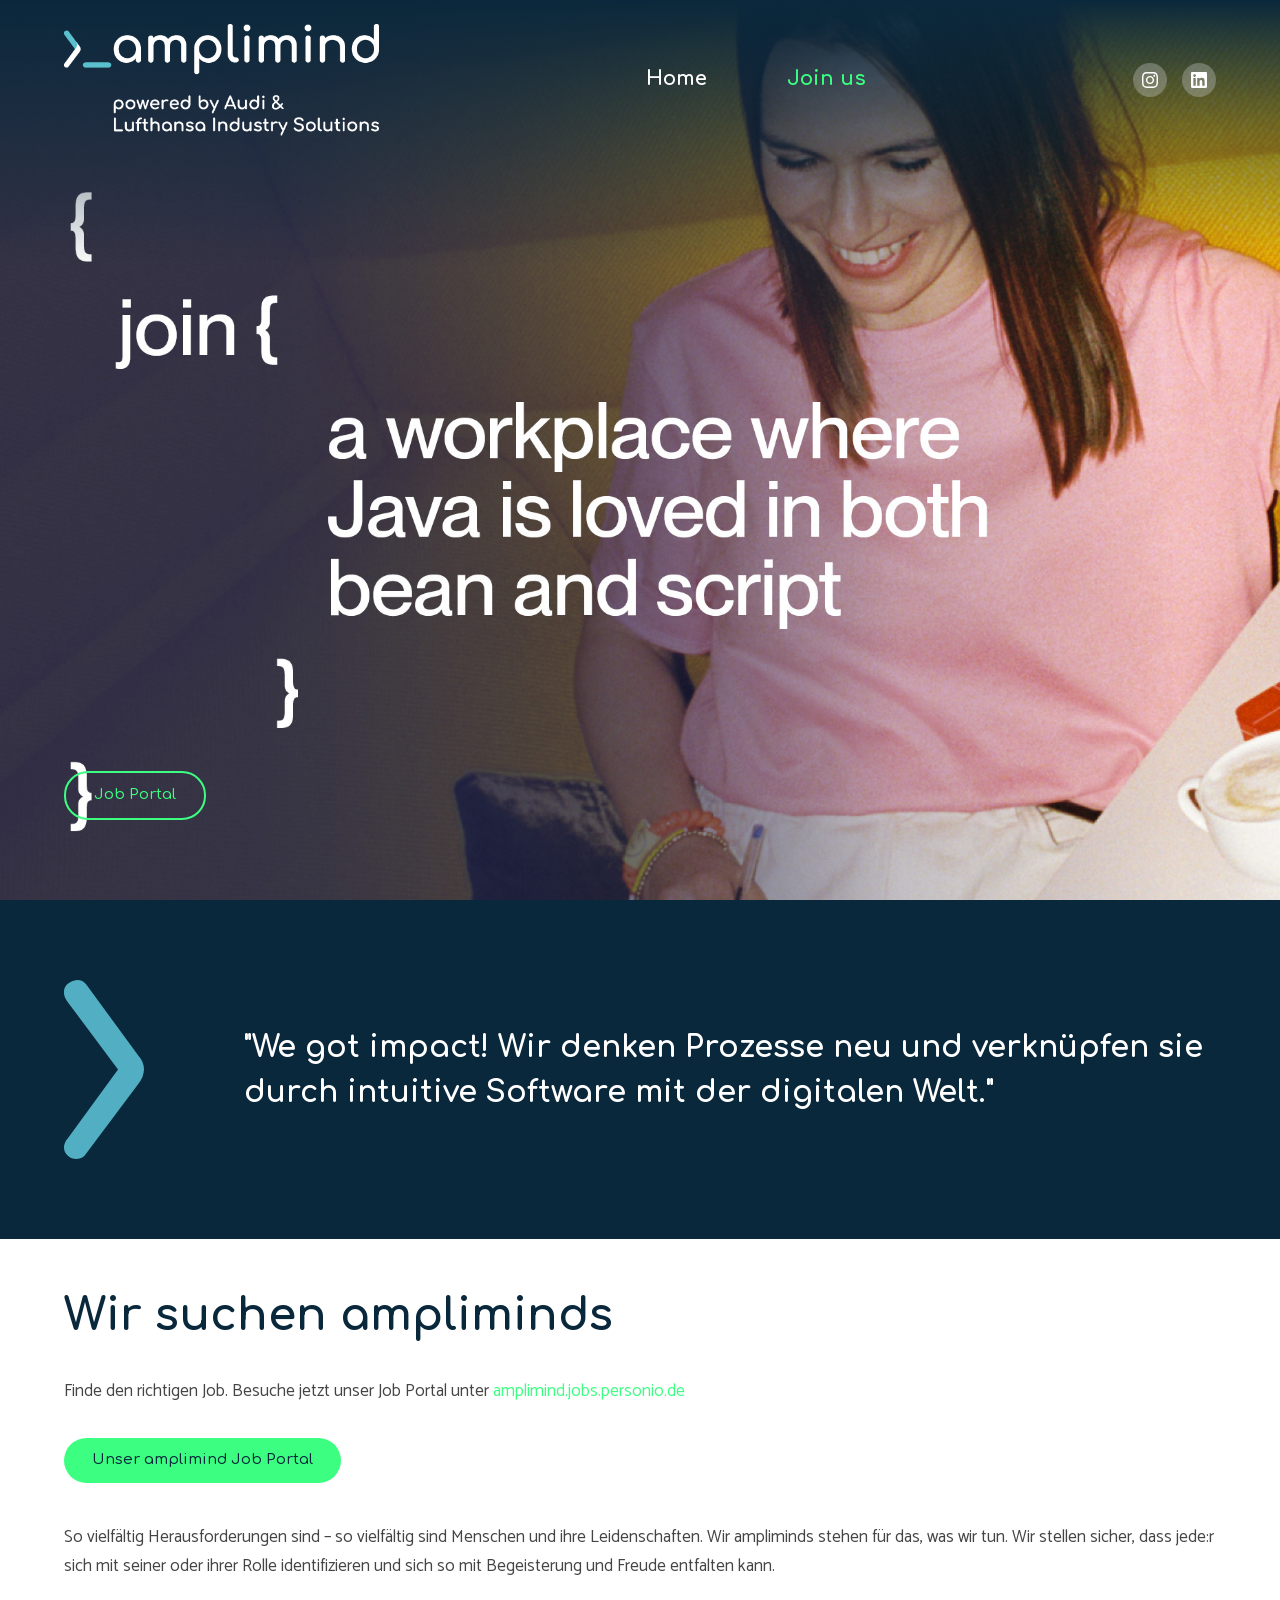
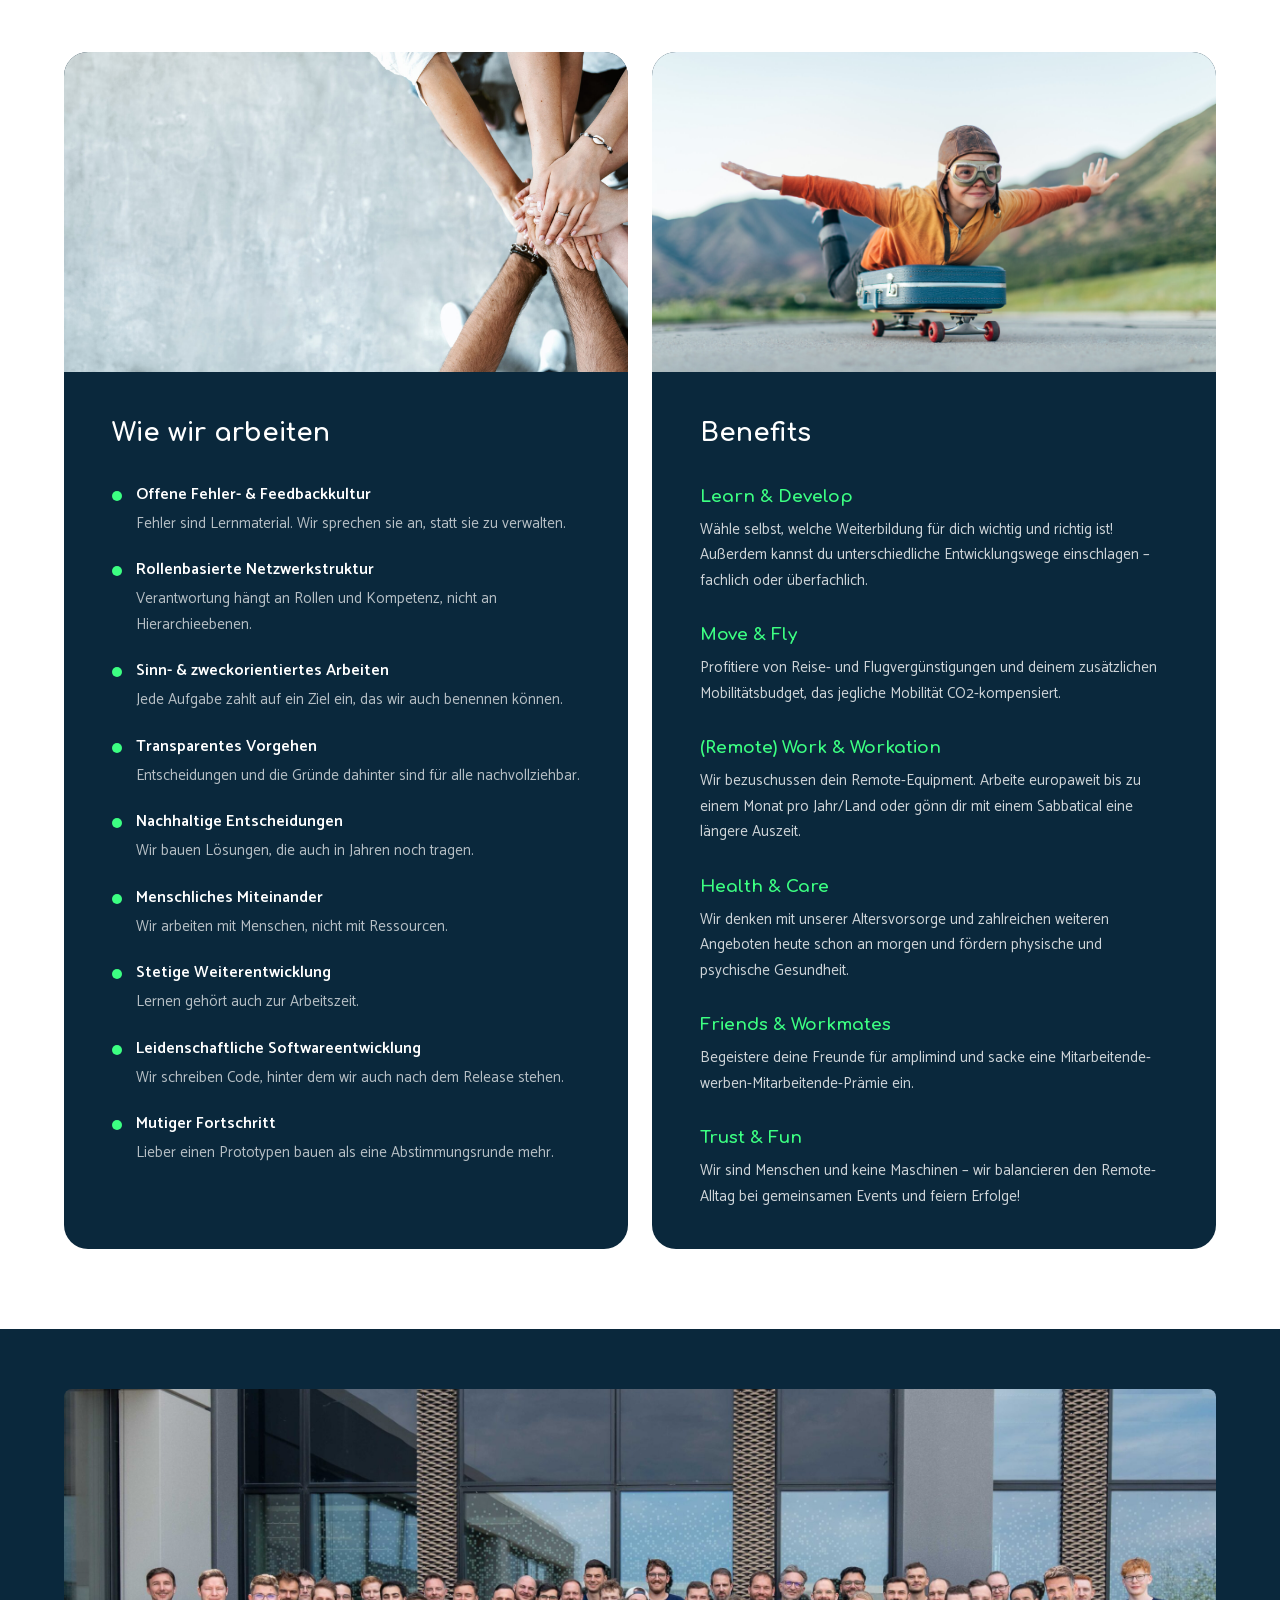
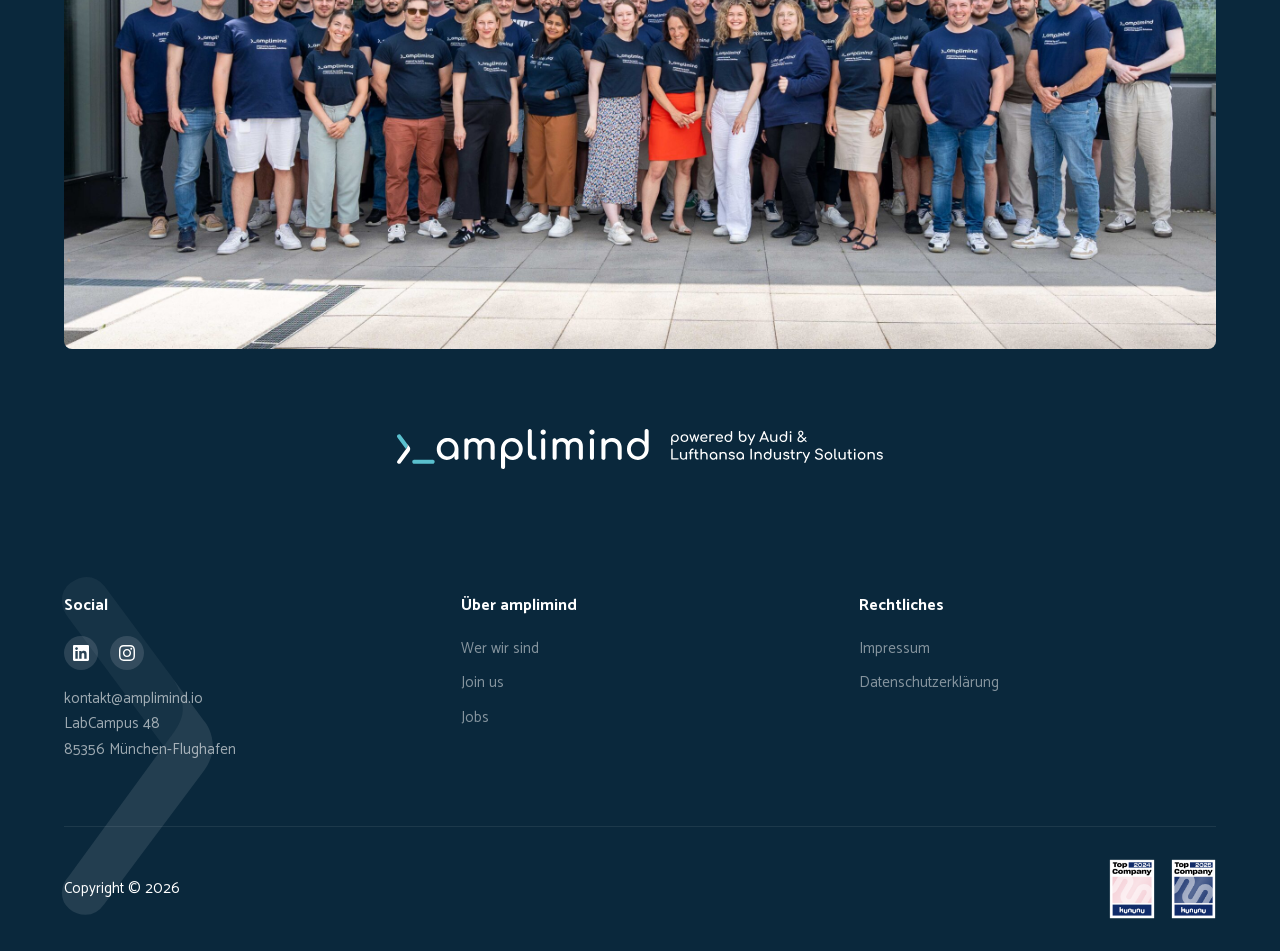
<file: join-us/index.html>
<!DOCTYPE html>
<html lang="de">
<head>
  <meta charset="UTF-8">
  <meta name="viewport" content="width=device-width, initial-scale=1, maximum-scale=5, viewport-fit=cover">
  <title>Join us – amplimind</title>
  <meta name="description" content="Werde Teil des amplimind Teams. Wir sind ein junges, energetisches Unternehmen und freuen uns auf dich!">
  <link rel="canonical" href="https://amplimind.io/join-us/">
  <link rel="icon" type="image/png" href="/assets/images/cropped-icon_512.png">

  <meta property="og:type" content="website">
  <meta property="og:url" content="https://amplimind.io/join-us/">
  <meta property="og:title" content="Join us – amplimind">
  <meta property="og:description" content="Werde Teil des amplimind Teams. Wir sind ein junges, energetisches Unternehmen und freuen uns auf dich!">
  <meta property="og:image" content="https://amplimind.io/assets/images/og-image.jpg">
  <meta property="og:image:width" content="1200">
  <meta property="og:image:height" content="630">
  <meta property="og:locale" content="de_DE">

  <meta name="twitter:card" content="summary_large_image">
  <meta name="twitter:title" content="Join us – amplimind">
  <meta name="twitter:description" content="Werde Teil des amplimind Teams. Wir sind ein junges, energetisches Unternehmen und freuen uns auf dich!">
  <meta name="twitter:image" content="https://amplimind.io/assets/images/og-image.jpg">
  <link rel="stylesheet" href="/css/main.css">
</head>
<body>

<a class="skip-link" href="#main">Zum Inhalt springen</a>

<header class="site-header">
  <div class="header-inner">
    <a class="site-logo" href="/" aria-label="amplimind – Startseite">
      <img src="/assets/images/logo_break.png" alt="amplimind" width="200" height="71">
    </a>
    <nav class="main-nav" aria-label="Hauptnavigation">
      <ul>
        <li><a href="/">Home</a></li>
        <li><a href="/join-us/" class="active">Join us</a></li>
      </ul>
    </nav>
    <div class="header-socials">
      <a href="https://www.instagram.com/amplimind_official/" target="_blank" rel="noopener" aria-label="Instagram">
        <svg viewBox="0 0 24 24" aria-hidden="true"><path d="M12 2.163c3.204 0 3.584.012 4.85.07 3.252.148 4.771 1.691 4.919 4.919.058 1.265.069 1.645.069 4.849 0 3.205-.012 3.584-.069 4.849-.149 3.225-1.664 4.771-4.919 4.919-1.266.058-1.644.07-4.85.07-3.204 0-3.584-.012-4.849-.07-3.26-.149-4.771-1.699-4.919-4.92-.058-1.265-.07-1.644-.07-4.849 0-3.204.013-3.583.07-4.849.149-3.227 1.664-4.771 4.919-4.919 1.266-.057 1.645-.069 4.849-.069zm0-2.163c-3.259 0-3.667.014-4.947.072-4.358.2-6.78 2.618-6.98 6.98-.059 1.281-.073 1.689-.073 4.948 0 3.259.014 3.668.072 4.948.2 4.358 2.618 6.78 6.98 6.98 1.281.058 1.689.072 4.948.072 3.259 0 3.668-.014 4.948-.072 4.354-.2 6.782-2.618 6.979-6.98.059-1.28.073-1.689.073-4.948 0-3.259-.014-3.667-.072-4.947-.196-4.354-2.617-6.78-6.979-6.98-1.281-.059-1.69-.073-4.949-.073zm0 5.838c-3.403 0-6.162 2.759-6.162 6.162s2.759 6.163 6.162 6.163 6.162-2.759 6.162-6.163c0-3.403-2.759-6.162-6.162-6.162zm0 10.162c-2.209 0-4-1.79-4-4 0-2.209 1.791-4 4-4s4 1.791 4 4c0 2.21-1.791 4-4 4zm6.406-11.845c-.796 0-1.441.645-1.441 1.44s.645 1.44 1.441 1.44c.795 0 1.439-.645 1.439-1.44s-.644-1.44-1.439-1.44z"/></svg>
      </a>
      <a href="https://www.linkedin.com/company/86258023" target="_blank" rel="noopener" aria-label="LinkedIn">
        <svg viewBox="0 0 24 24" aria-hidden="true"><path d="M20.447 20.452h-3.554v-5.569c0-1.328-.027-3.037-1.852-3.037-1.853 0-2.136 1.445-2.136 2.939v5.667H9.351V9h3.414v1.561h.046c.477-.9 1.637-1.85 3.37-1.85 3.601 0 4.267 2.37 4.267 5.455v6.286zM5.337 7.433c-1.144 0-2.063-.926-2.063-2.065 0-1.138.92-2.063 2.063-2.063 1.14 0 2.064.925 2.064 2.063 0 1.139-.925 2.065-2.064 2.065zm1.782 13.019H3.555V9h3.564v11.452zM22.225 0H1.771C.792 0 0 .774 0 1.729v20.542C0 23.227.792 24 1.771 24h20.451C23.2 24 24 23.227 24 22.271V1.729C24 .774 23.2 0 22.222 0h.003z"/></svg>
      </a>
    </div>
    <button class="nav-toggle" aria-label="Menü öffnen" aria-expanded="false" aria-controls="mobile-nav">
      <span></span><span></span><span></span>
    </button>
  </div>
</header>

<div class="mobile-nav-overlay" id="mobile-nav" role="dialog" aria-label="Mobile Navigation" aria-modal="true">
  <button class="mobile-nav-close" aria-label="Menü schließen">&#x2715;</button>
  <ul>
    <li><a href="/">Home</a></li>
    <li><a href="/join-us/">Join us</a></li>
  </ul>
  <div class="mobile-nav-socials">
    <a href="https://www.instagram.com/amplimind_official/" target="_blank" rel="noopener" aria-label="Instagram">
      <svg viewBox="0 0 24 24" aria-hidden="true"><path d="M12 2.163c3.204 0 3.584.012 4.85.07 3.252.148 4.771 1.691 4.919 4.919.058 1.265.069 1.645.069 4.849 0 3.205-.012 3.584-.069 4.849-.149 3.225-1.664 4.771-4.919 4.919-1.266.058-1.644.07-4.85.07-3.204 0-3.584-.012-4.849-.07-3.26-.149-4.771-1.699-4.919-4.92-.058-1.265-.07-1.644-.07-4.849 0-3.204.013-3.583.07-4.849.149-3.227 1.664-4.771 4.919-4.919 1.266-.057 1.645-.069 4.849-.069zm0-2.163c-3.259 0-3.667.014-4.947.072-4.358.2-6.78 2.618-6.98 6.98-.059 1.281-.073 1.689-.073 4.948 0 3.259.014 3.668.072 4.948.2 4.358 2.618 6.78 6.98 6.98 1.281.058 1.689.072 4.948.072 3.259 0 3.668-.014 4.948-.072 4.354-.2 6.782-2.618 6.979-6.98.059-1.28.073-1.689.073-4.948 0-3.259-.014-3.667-.072-4.947-.196-4.354-2.617-6.78-6.979-6.98-1.281-.059-1.69-.073-4.949-.073zm0 5.838c-3.403 0-6.162 2.759-6.162 6.162s2.759 6.163 6.162 6.163 6.162-2.759 6.162-6.163c0-3.403-2.759-6.162-6.162-6.162zm0 10.162c-2.209 0-4-1.79-4-4 0-2.209 1.791-4 4-4s4 1.791 4 4c0 2.21-1.791 4-4 4zm6.406-11.845c-.796 0-1.441.645-1.441 1.44s.645 1.44 1.441 1.44c.795 0 1.439-.645 1.439-1.44s-.644-1.44-1.439-1.44z"/></svg>
    </a>
    <a href="https://www.linkedin.com/company/86258023" target="_blank" rel="noopener" aria-label="LinkedIn">
      <svg viewBox="0 0 24 24" aria-hidden="true"><path d="M20.447 20.452h-3.554v-5.569c0-1.328-.027-3.037-1.852-3.037-1.853 0-2.136 1.445-2.136 2.939v5.667H9.351V9h3.414v1.561h.046c.477-.9 1.637-1.85 3.37-1.85 3.601 0 4.267 2.37 4.267 5.455v6.286zM5.337 7.433c-1.144 0-2.063-.926-2.063-2.065 0-1.138.92-2.063 2.063-2.063 1.14 0 2.064.925 2.064 2.063 0 1.139-.925 2.065-2.064 2.065zm1.782 13.019H3.555V9h3.564v11.452zM22.225 0H1.771C.792 0 0 .774 0 1.729v20.542C0 23.227.792 24 1.771 24h20.451C23.2 24 24 23.227 24 22.271V1.729C24 .774 23.2 0 22.222 0h.003z"/></svg>
    </a>
  </div>
</div>

<main id="main">

  <section class="joinus-hero" aria-label="Hero">
    <div class="container">
      <h1 class="sr-only">Join us – Karriere bei amplimind</h1>
      <a href="https://amplimind.jobs.personio.de/" target="_blank" rel="noopener" class="btn-outline">Job Portal</a>
    </div>
  </section>

  <section class="quote-banner">
    <div class="quote-banner-inner">
      <img class="quote-banner-winkel" src="/assets/images/winkel_list_item.svg" alt="" aria-hidden="true">
      <blockquote>"We got impact! Wir denken Prozesse neu und verknüpfen sie durch intuitive Software mit der digitalen Welt."</blockquote>
    </div>
  </section>

  <section class="joinus-looking">
    <div class="container">
      <h2>Wir suchen ampliminds</h2>
      <p>Finde den richtigen Job. Besuche jetzt unser Job Portal unter <a href="https://amplimind.jobs.personio.de/" target="_blank" rel="noopener">amplimind.jobs.personio.de</a></p>
      <a href="https://amplimind.jobs.personio.de/" target="_blank" rel="noopener" class="btn">Unser amplimind Job Portal</a>
      <p style="margin-top: 40px;">So vielfältig Herausforderungen sind – so vielfältig sind Menschen und ihre Leidenschaften. Wir ampliminds stehen für das, was wir tun. Wir stellen sicher, dass jede:r sich mit seiner oder ihrer Rolle identifizieren und sich so mit Begeisterung und Freude entfalten kann.</p>
    </div>
  </section>

  <section class="joinus-cards">
    <div class="container">

      <div class="dark-card">
        <img class="dark-card-img" src="/assets/images/iStock-1154428258-scaled.jpg" alt="Wie wir arbeiten bei amplimind" loading="lazy">
        <div class="dark-card-body">
          <h3>Wie wir arbeiten</h3>
          <ul class="work-values">
            <li>
              <span class="work-value-title">Offene Fehler- &amp; Feedbackkultur</span>
              <span class="work-value-desc">Fehler sind Lernmaterial. Wir sprechen sie an, statt sie zu verwalten.</span>
            </li>
            <li>
              <span class="work-value-title">Rollenbasierte Netzwerkstruktur</span>
              <span class="work-value-desc">Verantwortung hängt an Rollen und Kompetenz, nicht an Hierarchieebenen.</span>
            </li>
            <li>
              <span class="work-value-title">Sinn- &amp; zweckorientiertes Arbeiten</span>
              <span class="work-value-desc">Jede Aufgabe zahlt auf ein Ziel ein, das wir auch benennen können.</span>
            </li>
            <li>
              <span class="work-value-title">Transparentes Vorgehen</span>
              <span class="work-value-desc">Entscheidungen und die Gründe dahinter sind für alle nachvollziehbar.</span>
            </li>
            <li>
              <span class="work-value-title">Nachhaltige Entscheidungen</span>
              <span class="work-value-desc">Wir bauen Lösungen, die auch in Jahren noch tragen.</span>
            </li>
            <li>
              <span class="work-value-title">Menschliches Miteinander</span>
              <span class="work-value-desc">Wir arbeiten mit Menschen, nicht mit Ressourcen.</span>
            </li>
            <li>
              <span class="work-value-title">Stetige Weiterentwicklung</span>
              <span class="work-value-desc">Lernen gehört auch zur Arbeitszeit.</span>
            </li>
            <li>
              <span class="work-value-title">Leidenschaftliche Softwareentwicklung</span>
              <span class="work-value-desc">Wir schreiben Code, hinter dem wir auch nach dem Release stehen.</span>
            </li>
            <li>
              <span class="work-value-title">Mutiger Fortschritt</span>
              <span class="work-value-desc">Lieber einen Prototypen bauen als eine Abstimmungsrunde mehr.</span>
            </li>
          </ul>
        </div>
      </div>

      <div class="dark-card">
        <img class="dark-card-img" src="/assets/images/iStock-1169203410-scaled.jpg" alt="Benefits bei amplimind" loading="lazy">
        <div class="dark-card-body">
          <h3>Benefits</h3>
          <div class="benefits-cards">
            <div class="benefit-item">
              <h4>Learn &amp; Develop</h4>
              <p>Wähle selbst, welche Weiterbildung für dich wichtig und richtig ist! Außerdem kannst du unterschiedliche Entwicklungswege einschlagen – fachlich oder überfachlich.</p>
            </div>
            <div class="benefit-item">
              <h4>Move &amp; Fly</h4>
              <p>Profitiere von Reise- und Flugvergünstigungen und deinem zusätzlichen Mobilitätsbudget, das jegliche Mobilität CO2-kompensiert.</p>
            </div>
            <div class="benefit-item">
              <h4>(Remote) Work &amp; Workation</h4>
              <p>Wir bezuschussen dein Remote-Equipment. Arbeite europaweit bis zu einem Monat pro Jahr/Land oder gönn dir mit einem Sabbatical eine längere Auszeit.</p>
            </div>
            <div class="benefit-item">
              <h4>Health &amp; Care</h4>
              <p>Wir denken mit unserer Altersvorsorge und zahlreichen weiteren Angeboten heute schon an morgen und fördern physische und psychische Gesundheit.</p>
            </div>
            <div class="benefit-item">
              <h4>Friends &amp; Workmates</h4>
              <p>Begeistere deine Freunde für amplimind und sacke eine Mitarbeitende-werben-Mitarbeitende-Prämie ein.</p>
            </div>
            <div class="benefit-item">
              <h4>Trust &amp; Fun</h4>
              <p>Wir sind Menschen und keine Maschinen – wir balancieren den Remote-Alltag bei gemeinsamen Events und feiern Erfolge!</p>
            </div>
          </div>
        </div>
      </div>

    </div>
  </section>

  <section class="meet-team">
    <div class="container">
      <img class="team-photo" src="/assets/images/DSC05317-5-scaled.jpg" alt="Das amplimind Team" loading="lazy">
      <img class="logo-white" src="/assets/images/logo-1.svg" alt="amplimind" loading="lazy">
    </div>
  </section>

</main>

<footer class="site-footer">
  <div class="container">
    <div class="footer-grid">
      <div class="footer-col">
        <h4>Social</h4>
        <div class="footer-socials">
          <a href="https://www.linkedin.com/company/86258023" target="_blank" rel="noopener" aria-label="LinkedIn">
            <svg viewBox="0 0 24 24" aria-hidden="true"><path d="M20.447 20.452h-3.554v-5.569c0-1.328-.027-3.037-1.852-3.037-1.853 0-2.136 1.445-2.136 2.939v5.667H9.351V9h3.414v1.561h.046c.477-.9 1.637-1.85 3.37-1.85 3.601 0 4.267 2.37 4.267 5.455v6.286zM5.337 7.433c-1.144 0-2.063-.926-2.063-2.065 0-1.138.92-2.063 2.063-2.063 1.14 0 2.064.925 2.064 2.063 0 1.139-.925 2.065-2.064 2.065zm1.782 13.019H3.555V9h3.564v11.452zM22.225 0H1.771C.792 0 0 .774 0 1.729v20.542C0 23.227.792 24 1.771 24h20.451C23.2 24 24 23.227 24 22.271V1.729C24 .774 23.2 0 22.222 0h.003z"/></svg>
          </a>
          <a href="https://www.instagram.com/amplimind_official/" target="_blank" rel="noopener" aria-label="Instagram">
            <svg viewBox="0 0 24 24" aria-hidden="true"><path d="M12 2.163c3.204 0 3.584.012 4.85.07 3.252.148 4.771 1.691 4.919 4.919.058 1.265.069 1.645.069 4.849 0 3.205-.012 3.584-.069 4.849-.149 3.225-1.664 4.771-4.919 4.919-1.266.058-1.644.07-4.85.07-3.204 0-3.584-.012-4.849-.07-3.26-.149-4.771-1.699-4.919-4.92-.058-1.265-.07-1.644-.07-4.849 0-3.204.013-3.583.07-4.849.149-3.227 1.664-4.771 4.919-4.919 1.266-.057 1.645-.069 4.849-.069zm0-2.163c-3.259 0-3.667.014-4.947.072-4.358.2-6.78 2.618-6.98 6.98-.059 1.281-.073 1.689-.073 4.948 0 3.259.014 3.668.072 4.948.2 4.358 2.618 6.78 6.98 6.98 1.281.058 1.689.072 4.948.072 3.259 0 3.668-.014 4.948-.072 4.354-.2 6.782-2.618 6.979-6.98.059-1.28.073-1.689.073-4.948 0-3.259-.014-3.667-.072-4.947-.196-4.354-2.617-6.78-6.979-6.98-1.281-.059-1.69-.073-4.949-.073zm0 5.838c-3.403 0-6.162 2.759-6.162 6.162s2.759 6.163 6.162 6.163 6.162-2.759 6.162-6.163c0-3.403-2.759-6.162-6.162-6.162zm0 10.162c-2.209 0-4-1.79-4-4 0-2.209 1.791-4 4-4s4 1.791 4 4c0 2.21-1.791 4-4 4zm6.406-11.845c-.796 0-1.441.645-1.441 1.44s.645 1.44 1.441 1.44c.795 0 1.439-.645 1.439-1.44s-.644-1.44-1.439-1.44z"/></svg>
          </a>
        </div>
        <div class="footer-contact">
          <a href="mailto:kontakt@amplimind.io">kontakt@amplimind.io</a><br>
          LabCampus 48<br>85356 München-Flughafen
        </div>
      </div>
      <div class="footer-col">
        <h4>Über amplimind</h4>
        <ul>
          <li><a href="/">Wer wir sind</a></li>
          <li><a href="/join-us/">Join us</a></li>
          <li><a href="https://amplimind.jobs.personio.de/" target="_blank" rel="noopener">Jobs</a></li>
        </ul>
      </div>
      <div class="footer-col">
        <h4>Rechtliches</h4>
        <ul>
          <li><a href="/impressum/">Impressum</a></li>
          <li><a href="/datenschutzerklaerung/">Datenschutzerklärung</a></li>
        </ul>
      </div>
    </div>
    <div class="footer-bottom">
      <p class="footer-copy">Copyright &copy; 2026</p>
      <div class="footer-badges">
        <a href="https://www.kununu.com/de/amplimind" target="_blank" rel="noopener">
          <img src="/assets/images/Bild.png" alt="kununu" loading="lazy">
        </a>
        <a href="https://www.kununu.com/de/amplimind" target="_blank" rel="noopener">
          <img src="/assets/images/kununu_TopCompanyBadge_2025_RGB-1.png" alt="kununu Top Company 2025" loading="lazy">
        </a>
      </div>
    </div>
  </div>
</footer>

<script src="/js/nav.js"></script>
</body>
</html>
</file>
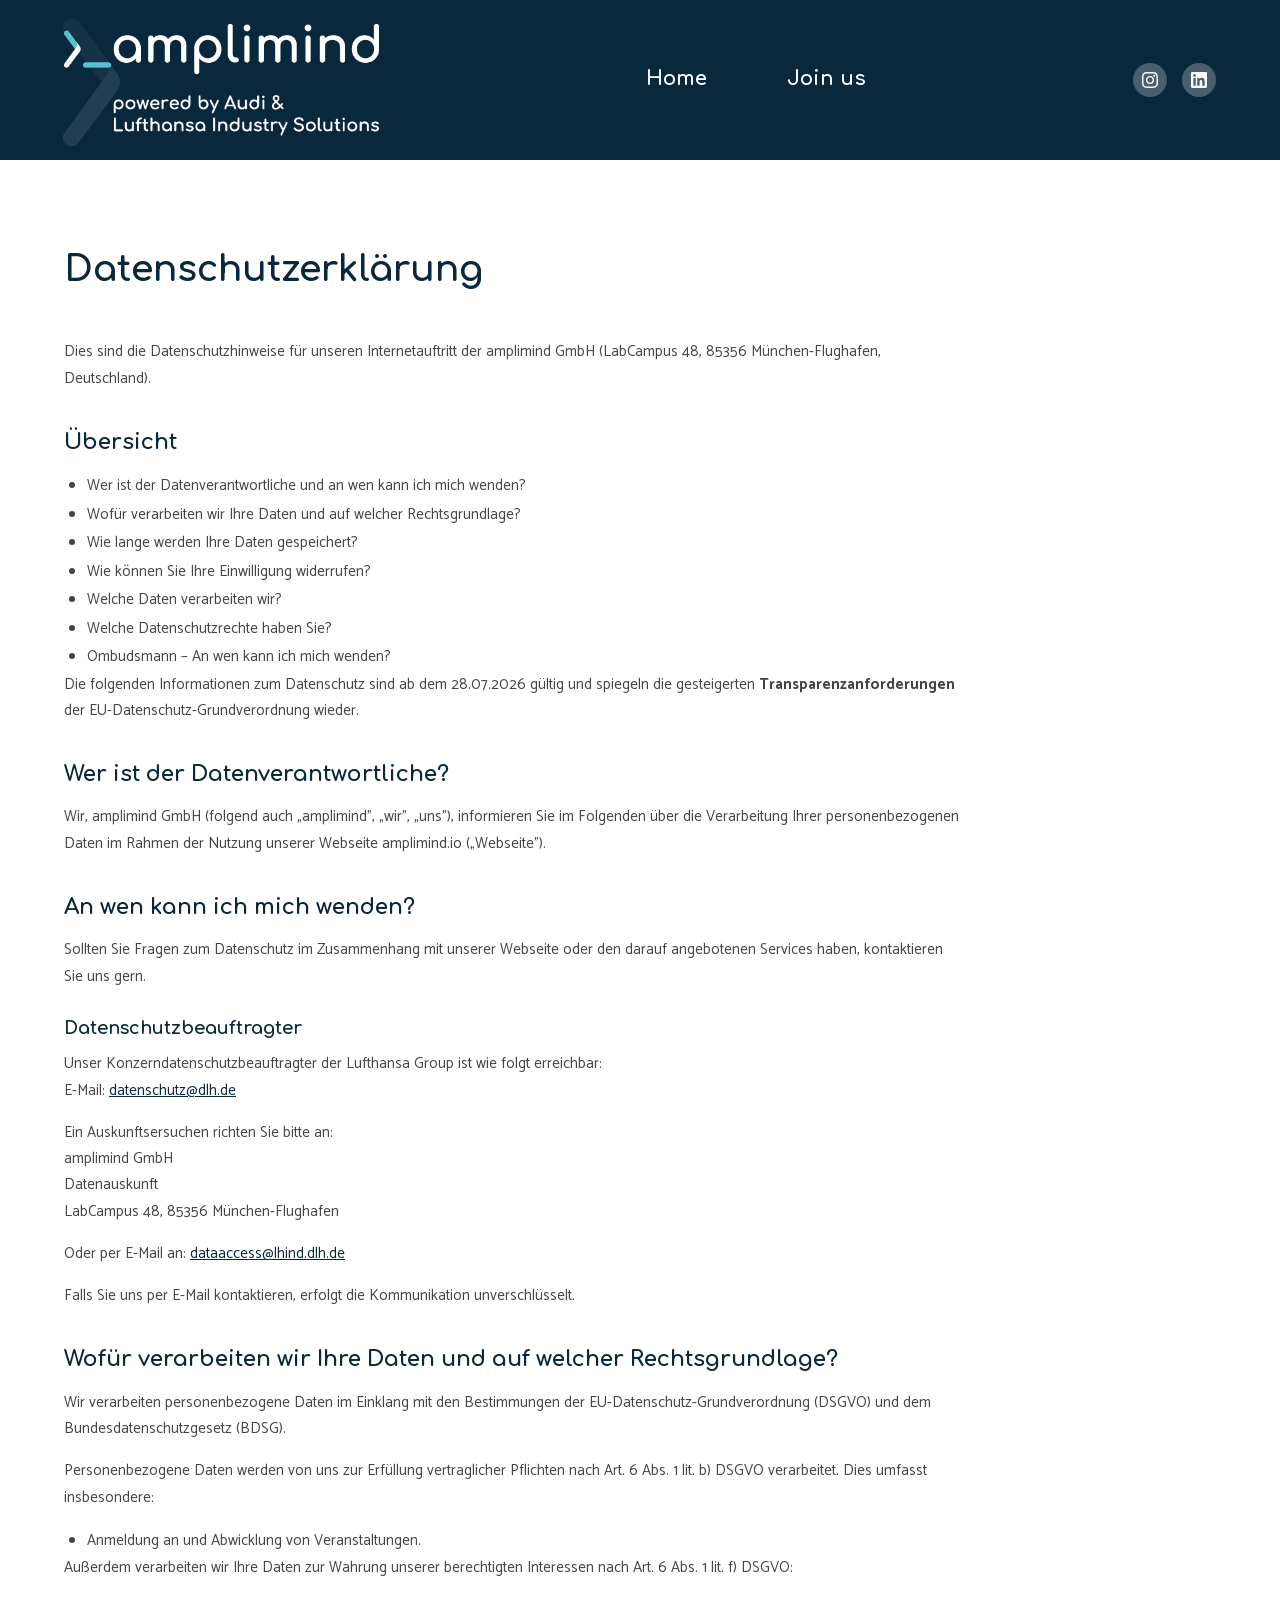
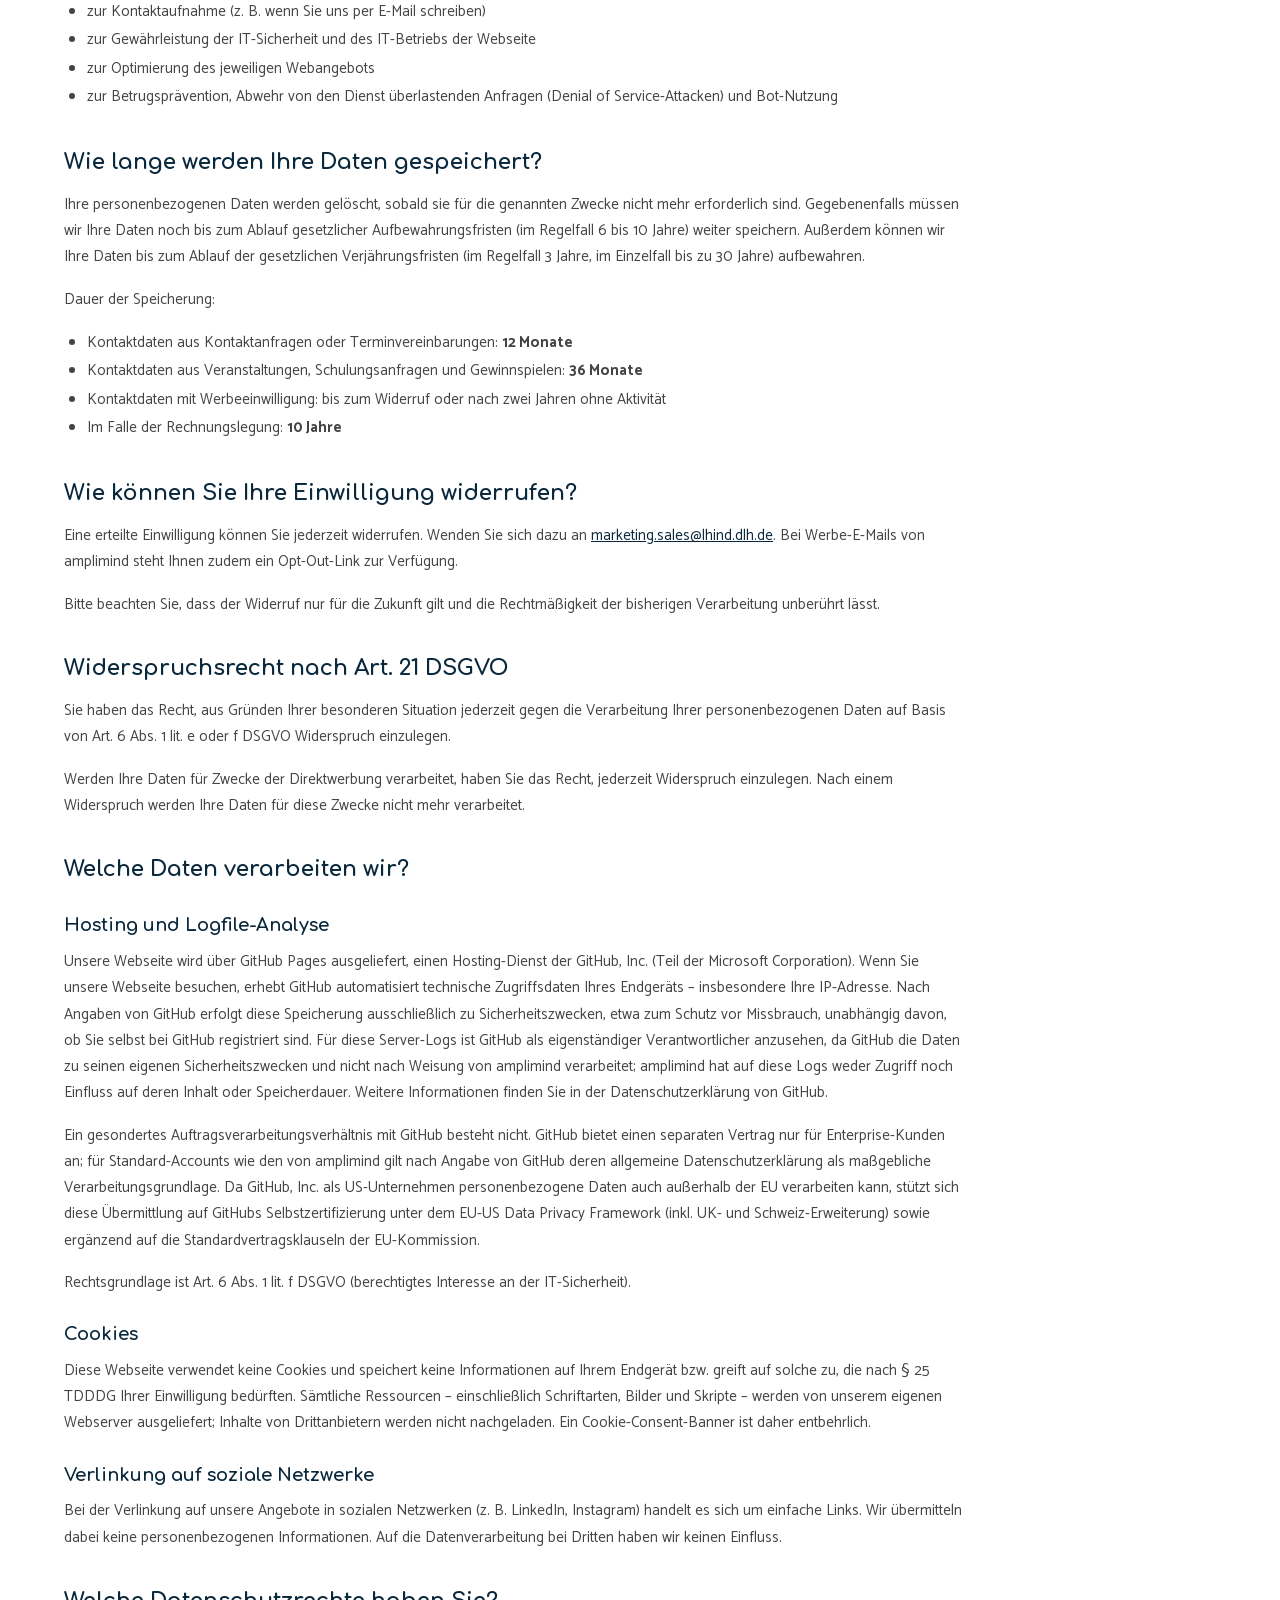
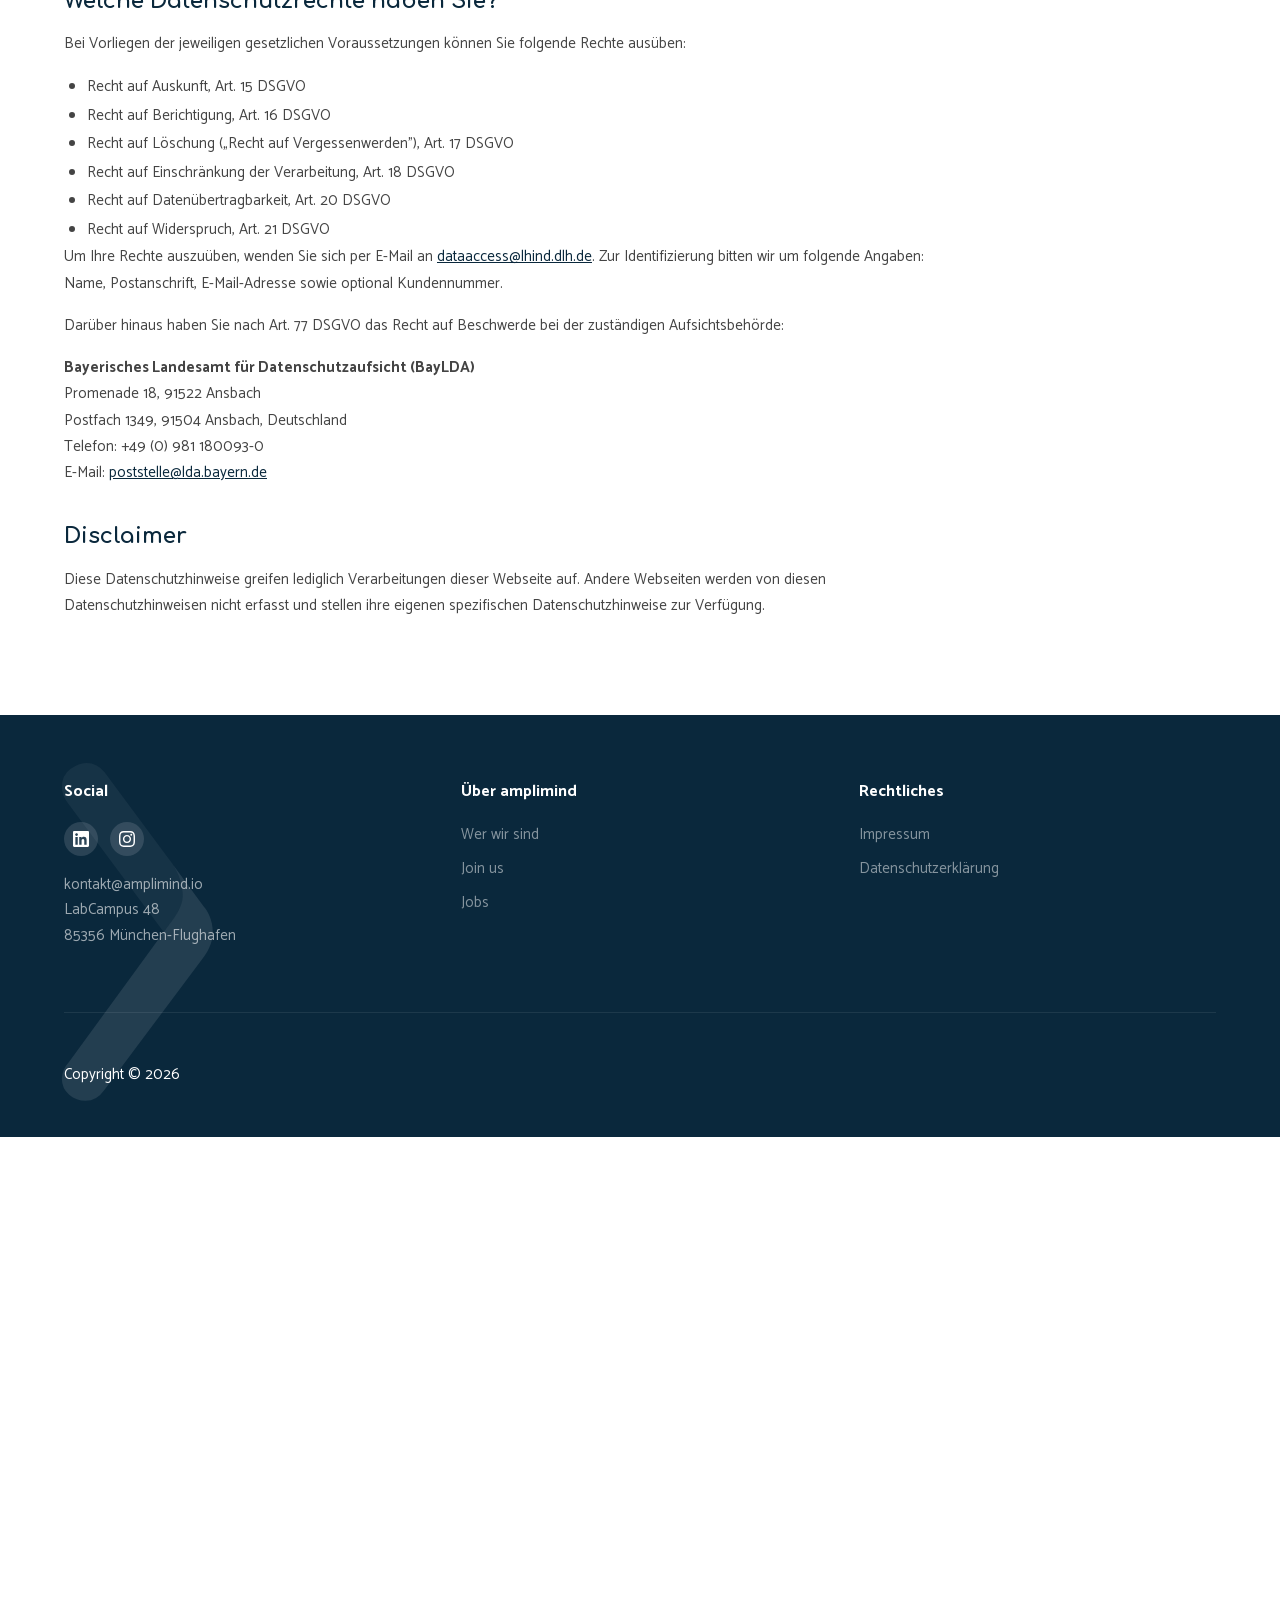
<file: datenschutz.html>
<!DOCTYPE html>
<html lang="de">
<head>
  <meta charset="UTF-8">
  <meta name="viewport" content="width=device-width, initial-scale=1, viewport-fit=cover">
  <title>Weiterleitung – amplimind</title>
  <link rel="canonical" href="https://amplimind.io/datenschutzerklaerung/">
  <meta http-equiv="refresh" content="0; url=/datenschutzerklaerung/">
  <link rel="icon" type="image/png" href="/assets/images/cropped-icon_512.png">
  <link rel="stylesheet" href="/css/main.css">
</head>
<body>
  <main id="main">
    <div class="container">
      <article class="legal-page">
        <h1>Diese Seite ist umgezogen</h1>
        <p>Sie werden automatisch weitergeleitet. Sollte das nicht funktionieren, nutzen Sie bitte
        diesen Link: <a href="/datenschutzerklaerung/">amplimind.io/datenschutzerklaerung/</a></p>
      </article>
    </div>
  </main>
</body>
</html>
</file>
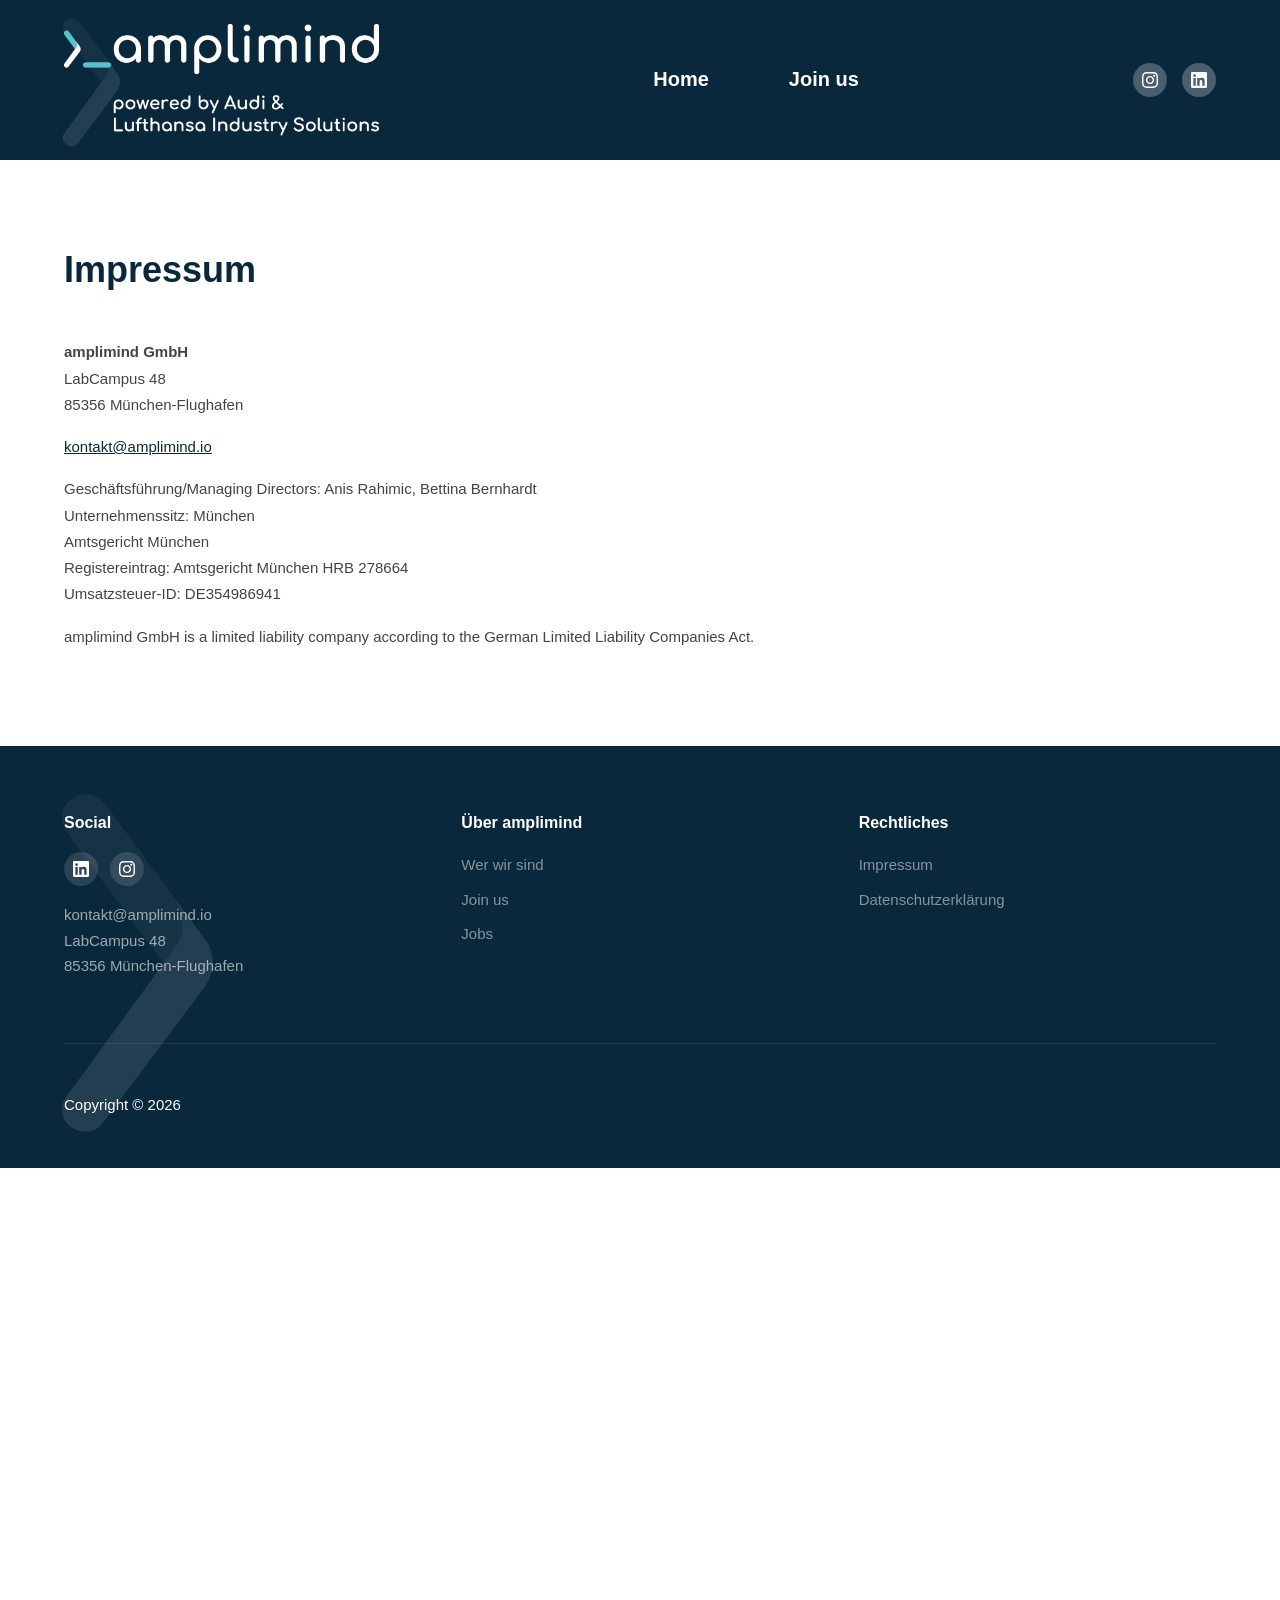
<file: impressum.html>
<!DOCTYPE html>
<html lang="de">
<head>
  <meta charset="UTF-8">
  <meta name="viewport" content="width=device-width, initial-scale=1, viewport-fit=cover">
  <title>Weiterleitung – amplimind</title>
  <link rel="canonical" href="https://amplimind.io/impressum/">
  <meta http-equiv="refresh" content="0; url=/impressum/">
  <link rel="icon" type="image/png" href="/assets/images/cropped-icon_512.png">
  <link rel="stylesheet" href="/css/main.css">
</head>
<body>
  <main id="main">
    <div class="container">
      <article class="legal-page">
        <h1>Diese Seite ist umgezogen</h1>
        <p>Sie werden automatisch weitergeleitet. Sollte das nicht funktionieren, nutzen Sie bitte
        diesen Link: <a href="/impressum/">amplimind.io/impressum/</a></p>
      </article>
    </div>
  </main>
</body>
</html>
</file>
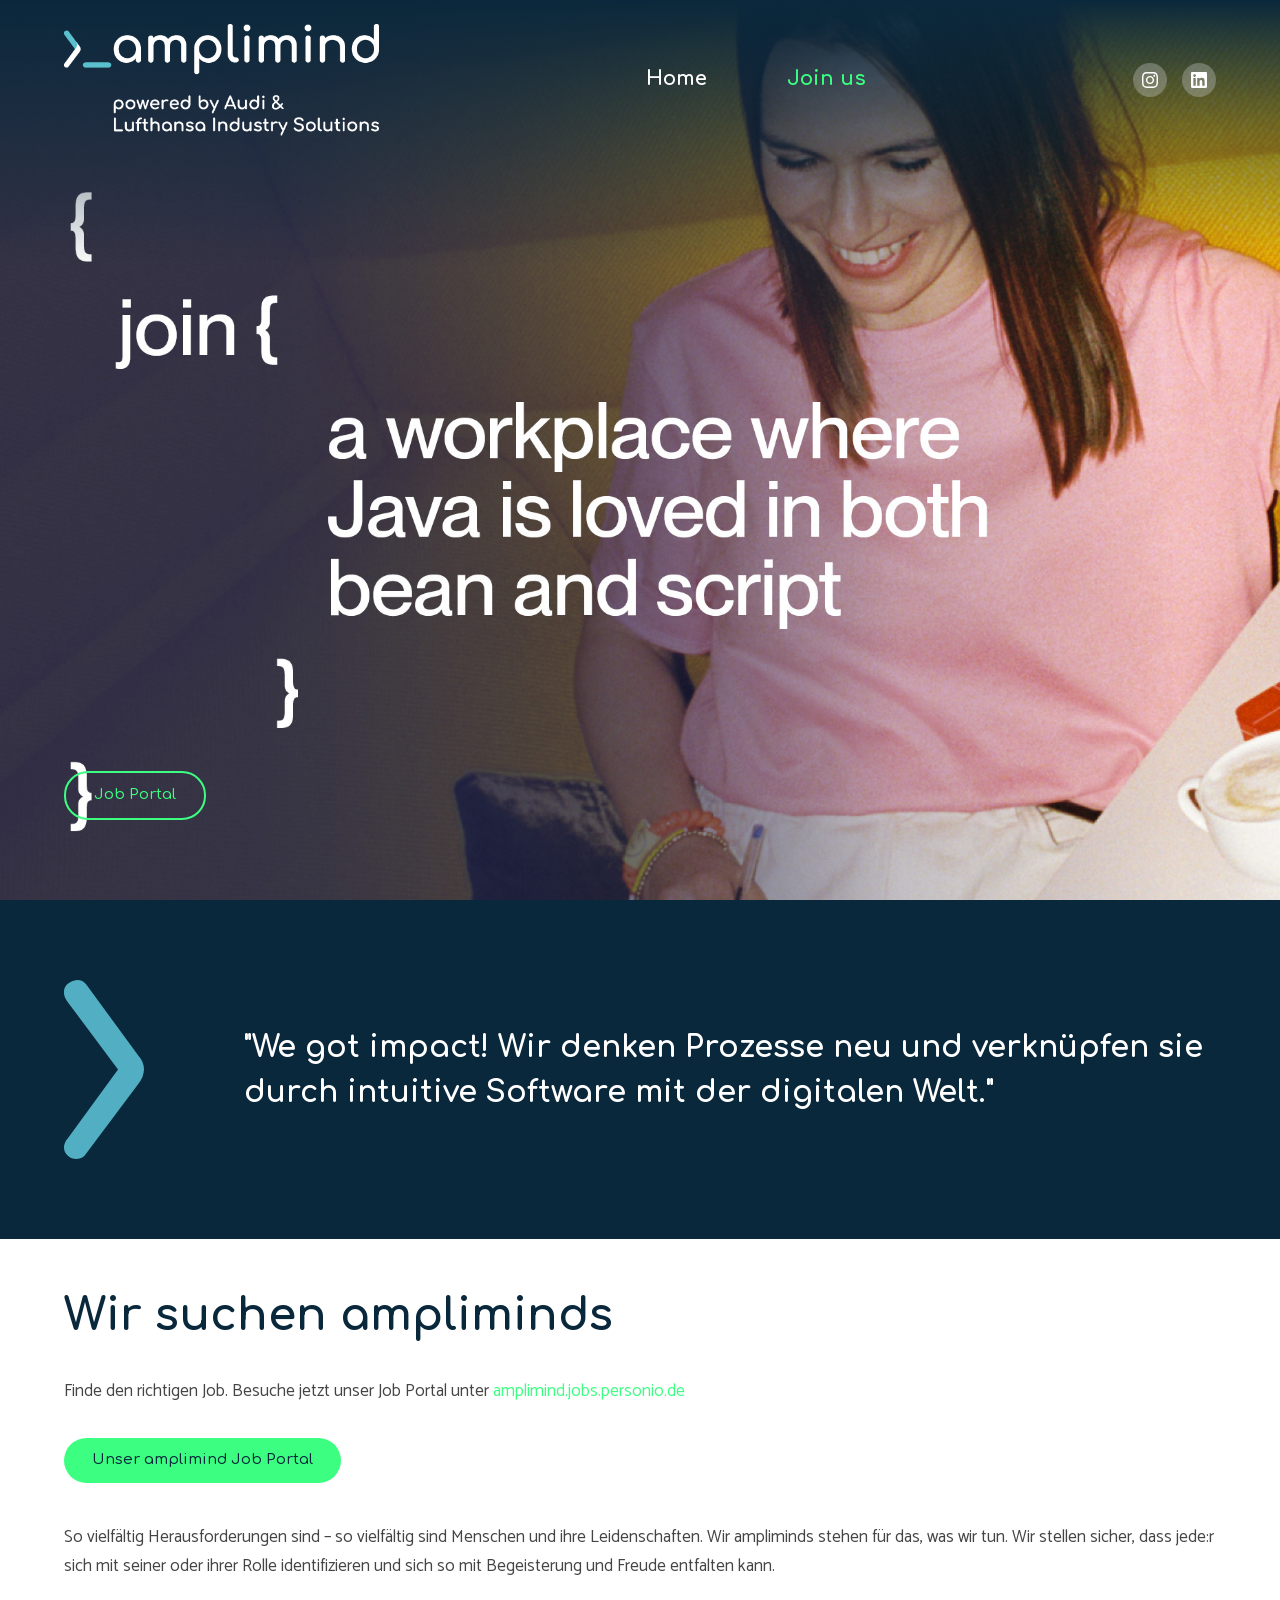
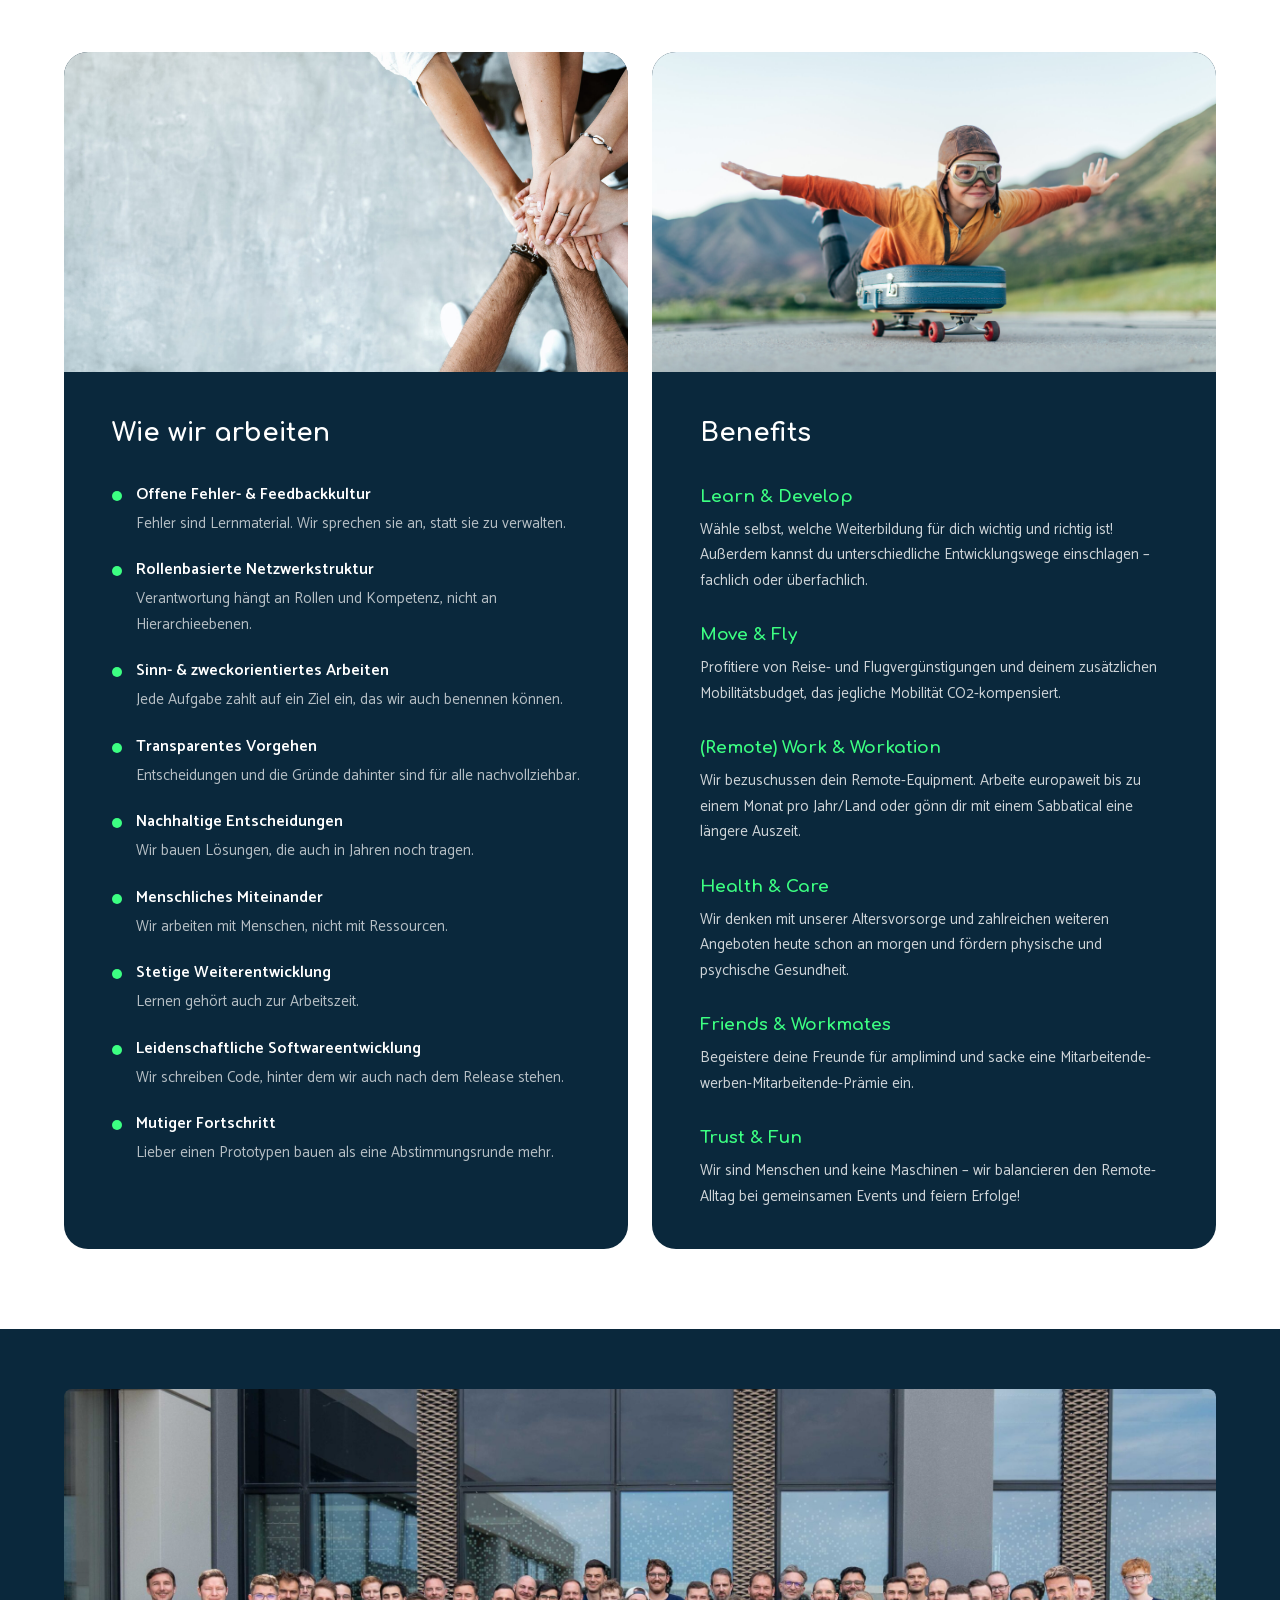
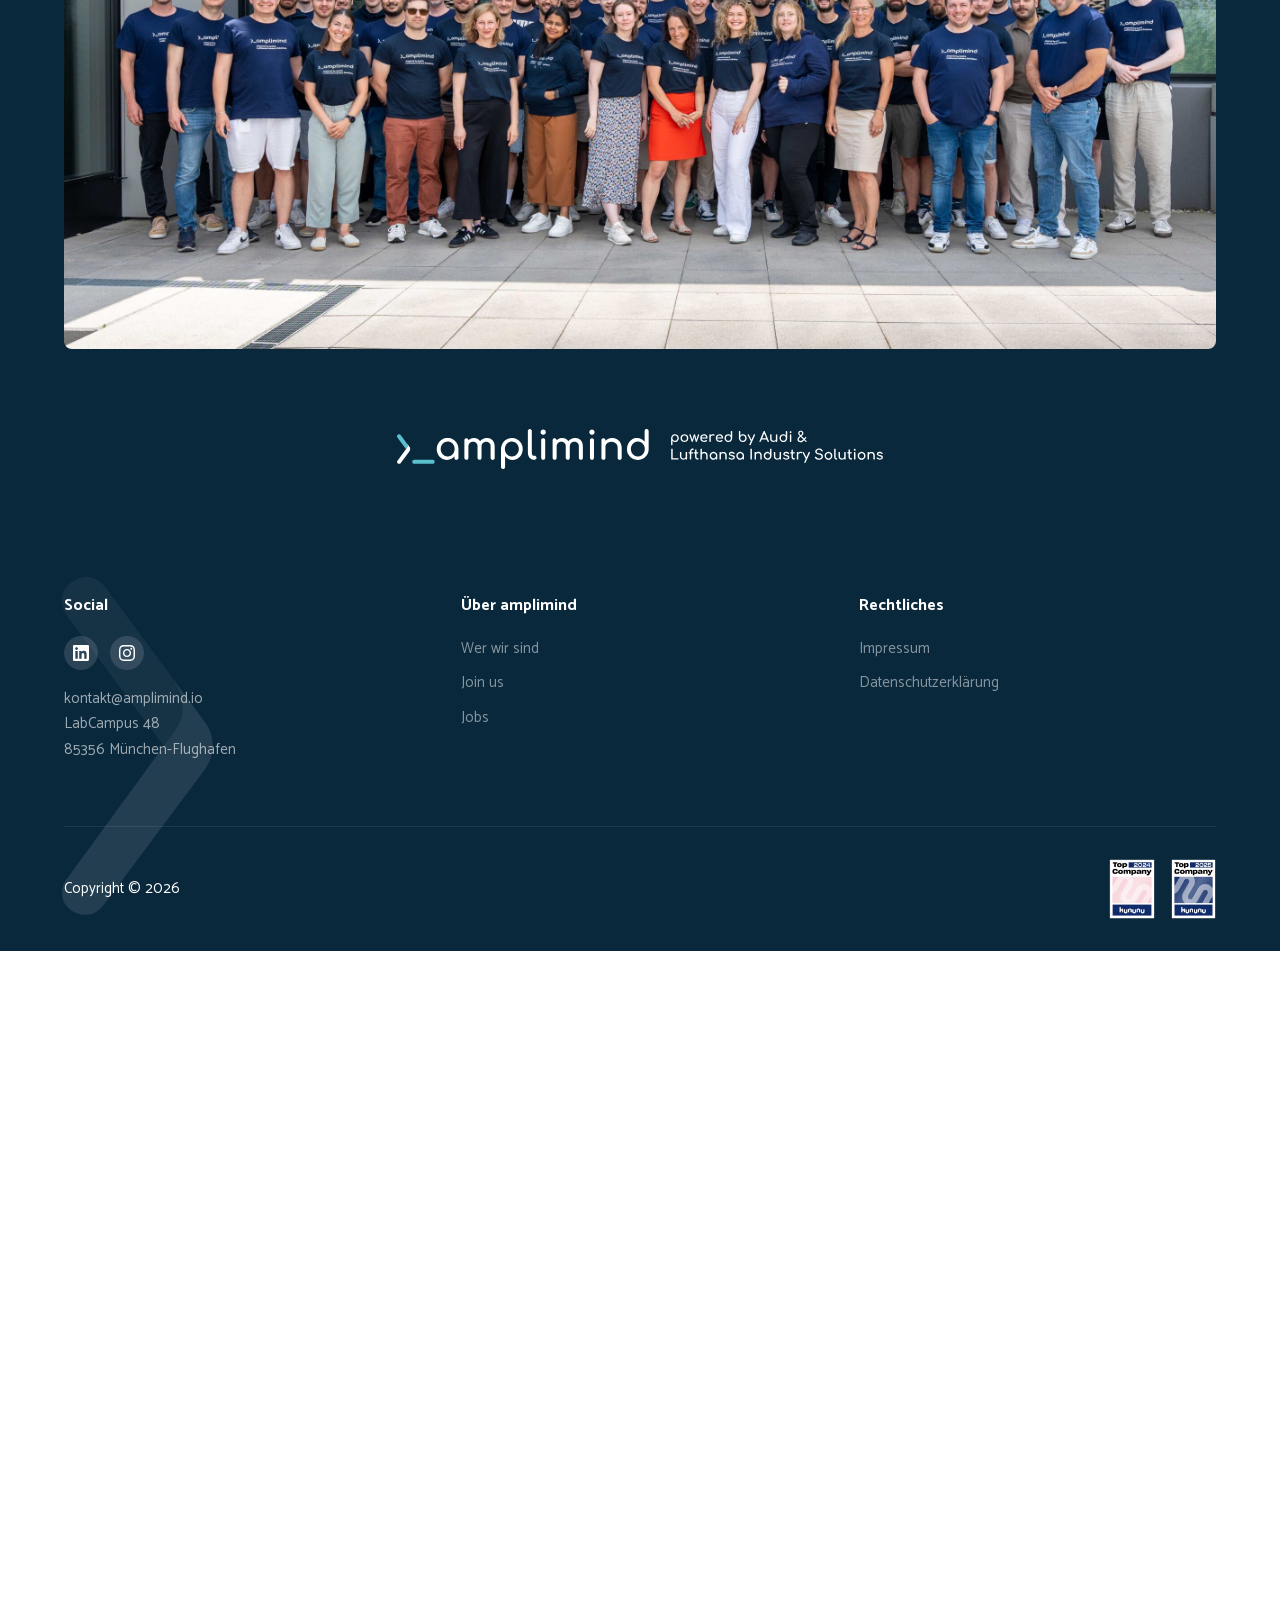
<file: join-us.html>
<!DOCTYPE html>
<html lang="de">
<head>
  <meta charset="UTF-8">
  <meta name="viewport" content="width=device-width, initial-scale=1, viewport-fit=cover">
  <title>Weiterleitung – amplimind</title>
  <link rel="canonical" href="https://amplimind.io/join-us/">
  <meta http-equiv="refresh" content="0; url=/join-us/">
  <link rel="icon" type="image/png" href="/assets/images/cropped-icon_512.png">
  <link rel="stylesheet" href="/css/main.css">
</head>
<body>
  <main id="main">
    <div class="container">
      <article class="legal-page">
        <h1>Diese Seite ist umgezogen</h1>
        <p>Sie werden automatisch weitergeleitet. Sollte das nicht funktionieren, nutzen Sie bitte
        diesen Link: <a href="/join-us/">amplimind.io/join-us/</a></p>
      </article>
    </div>
  </main>
</body>
</html>
</file>
<file: css/main.css>
@import url('fonts.css');

*,
*::before,
*::after {
  box-sizing: border-box;
  margin: 0;
  padding: 0;
}

:root {
  --green:    #3cff82;
  --dark:     #0a283c;
  --white:    #ffffff;
  --text:     #222222;
  --max-w:    1290px;
  --header-h: 160px;
}

html {
  scroll-behavior: smooth;
}

body {
  font-family: 'Catamaran', sans-serif;
  font-size: 16px;
  line-height: 1.65;
  color: var(--text);
  background-color: var(--white);
}

a {
  color: var(--dark);
  text-decoration: none;
  transition: color 0.2s;
}
a:hover { color: var(--green); }

img {
  max-width: 100%;
  height: auto;
  display: block;
}

.container {
  width: 90%;
  max-width: var(--max-w);
  margin: 0 auto;
}

.skip-link {
  position: absolute;
  top: -100px;
  background: var(--green);
  color: var(--dark);
  padding: 8px 16px;
  z-index: 9999;
  font-weight: 700;
}
.skip-link:focus { top: 0; }

.sr-only {
  position: absolute;
  width: 1px;
  height: 1px;
  padding: 0;
  margin: -1px;
  overflow: hidden;
  clip: rect(0, 0, 0, 0);
  white-space: nowrap;
  border: 0;
}


/* Header */

.site-header {
  background-color: transparent;
  position: absolute;
  top: 0;
  left: 0;
  right: 0;
  z-index: 100;
  height: var(--header-h);
  display: flex;
  align-items: center;
}

.site-header--solid {
  background-color: var(--dark);
  background-image: url('../assets/images/winkel_background.svg');
  background-position: 5% 0;
  background-size: contain;
  background-repeat: repeat-y;
  position: sticky;
  top: 0;
}

.header-inner {
  display: flex;
  align-items: center;
  justify-content: space-between;
  width: 90%;
  max-width: var(--max-w);
  margin: 0 auto;
  gap: 40px;
}

.site-logo img {
  height: 112px;
  width: auto;
}

.main-nav ul {
  display: flex;
  list-style: none;
  gap: 80px;
}
.main-nav ul li a {
  font-family: 'Comfortaa', sans-serif;
  font-weight: 600;
  font-size: 20px;
  line-height: 1.3;
  color: var(--white);
  transition: color 0.2s;
}
.main-nav ul li a:hover,
.main-nav ul li a.active {
  color: var(--green);
}

.header-socials {
  display: flex;
  gap: 15px;
  align-items: center;
}
.header-socials a {
  display: flex;
  align-items: center;
  justify-content: center;
  width: 34px;
  height: 34px;
  border-radius: 50%;
  background: rgba(218, 222, 228, 0.3);
  transition: background 0.2s;
}
.header-socials a:hover { background: var(--green); }
.header-socials svg {
  width: 16px;
  height: 16px;
  fill: var(--white);
}

.nav-toggle {
  display: none;
  background: none;
  border: none;
  cursor: pointer;
  padding: 4px;
  flex-direction: column;
  gap: 6px;
}
.nav-toggle span {
  display: block;
  width: 32px;
  height: 3px;
  background: var(--white);
  border-radius: 2px;
  transition: transform 0.3s, opacity 0.3s;
}
.nav-toggle.open span:nth-child(1) { transform: translateY(9px) rotate(45deg); }
.nav-toggle.open span:nth-child(2) { opacity: 0; }
.nav-toggle.open span:nth-child(3) { transform: translateY(-9px) rotate(-45deg); }


/* Mobile nav */

.mobile-nav-overlay {
  display: none;
  position: fixed;
  inset: 0;
  background: rgba(10, 40, 60, 0.98);
  background-image: url('../assets/images/winkel_background.svg');
  background-size: contain;
  background-repeat: repeat-y;
  z-index: 200;
  flex-direction: column;
  align-items: center;
  justify-content: center;
  gap: 12px;
}
.mobile-nav-overlay.open { display: flex; }

.mobile-nav-close {
  position: absolute;
  top: 24px;
  right: 24px;
  background: none;
  border: none;
  color: var(--white);
  font-size: 32px;
  cursor: pointer;
  line-height: 1;
}

.mobile-nav-overlay ul {
  list-style: none;
  text-align: center;
  display: flex;
  flex-direction: column;
  gap: 12px;
}
.mobile-nav-overlay ul li a {
  font-family: 'Comfortaa', sans-serif;
  font-weight: 700;
  font-size: 30px;
  color: rgba(255, 255, 255, 0.7);
  transition: color 0.2s;
}
.mobile-nav-overlay ul li a:hover { color: var(--green); }

.mobile-nav-socials {
  margin-top: 32px;
  display: flex;
  gap: 20px;
}
.mobile-nav-socials a {
  display: flex;
  align-items: center;
  justify-content: center;
  width: 38px;
  height: 38px;
  border-radius: 50%;
  background: var(--green);
}
.mobile-nav-socials svg {
  width: 18px;
  height: 18px;
  fill: var(--dark);
}


/* Hero — index */

.hero {
  position: relative;
  min-height: 100vh;
  display: flex;
  align-items: center;
  overflow: hidden;
  background-color: var(--dark);
  background-image: url('../assets/images/Lauffoto_2-scaled-1.jpg');
  background-size: cover;
  background-position: center center;
}
.hero::before {
  content: '';
  position: absolute;
  inset: 0;
  background-image: linear-gradient(180deg, #0a283c 0%, transparent 30%);
  pointer-events: none;
  z-index: 1;
}
.hero .container {
  position: relative;
  z-index: 2;
  display: flex;
  align-items: center;
  min-height: 100vh;
  padding-top: var(--header-h);
  padding-bottom: 80px;
}
.hero-tagline-box {
  background-color: var(--white);
  display: inline-block;
  padding: 28px 40px;
  box-shadow: 6px 6px 4px rgba(120, 120, 120, 0.2);
}
.hero-tagline {
  font-family: 'Comfortaa', sans-serif;
  font-weight: 700;
  font-size: clamp(40px, 5.5vw, 66px);
  line-height: 1.25;
  color: var(--dark);
  margin: 0;
}


/* Quote banner */

.quote-banner {
  background-color: var(--dark);
  padding: 80px 0;
  width: 100%;
}
.quote-banner-inner {
  display: grid;
  grid-template-columns: 120px 1fr;
  gap: 60px;
  align-items: center;
  width: 90%;
  max-width: var(--max-w);
  margin: 0 auto;
}
.quote-banner-winkel {
  width: 80px;
  opacity: 0.9;
}
.quote-banner blockquote {
  font-family: 'Comfortaa', sans-serif;
  font-weight: 700;
  font-size: clamp(20px, 2.5vw, 30px);
  line-height: 1.5;
  color: var(--white);
  border: none;
  padding: 0;
  margin: 0;
}


/* Photo gallery */

.photo-gallery {
  padding: 40px 0 60px;
  background: var(--white);
}
.photo-gallery-grid {
  display: grid;
  grid-template-columns: 1fr 1fr 1fr;
  gap: 16px;
}
.photo-gallery-grid img {
  width: 100%;
  height: 360px;
  object-fit: cover;
  border-radius: 4px;
}


/* About */

.about {
  padding: 0 0 80px;
  background: var(--white);
}
.about-intro {
  font-size: 18px;
  line-height: 1.75;
  max-width: 900px;
  margin: 0 auto 40px;
  color: var(--text);
  text-align: center;
}
.about-intro strong { color: var(--dark); }

.pillars {
  display: grid;
  grid-template-columns: repeat(4, 1fr);
  gap: 24px;
}
.pillar {
  background-color: rgba(10, 40, 60, 0.85);
  border-radius: 24px;
  padding: 36px 28px;
  color: var(--white);
}
.pillar-label {
  font-family: 'Comfortaa', sans-serif;
  font-weight: 700;
  font-size: 13px;
  letter-spacing: 0.1em;
  text-transform: uppercase;
  color: var(--green);
  margin-bottom: 10px;
}
.pillar h2 {
  font-family: 'Comfortaa', sans-serif;
  font-weight: 700;
  font-size: 18px;
  line-height: 1.4;
  color: var(--white);
  margin-bottom: 14px;
}
.pillar p {
  font-size: 14px;
  line-height: 1.7;
  color: rgba(255, 255, 255, 0.8);
}


/* Joint venture */

.jv-logo-bar {
  background-color: var(--dark);
  padding: 40px 0;
  margin-bottom: 60px;
}
.jv-logo-bar-inner {
  display: flex;
  align-items: center;
  gap: 80px;
  width: 90%;
  max-width: var(--max-w);
  margin: 0 auto;
  flex-wrap: wrap;
}
.jv-logo-bar img {
  height: 56px;
  width: auto;
}

.joint-venture {
  padding: 20px 0;
  background: var(--white);
}
.joint-venture h2 {
  font-family: 'Comfortaa', sans-serif;
  font-weight: 700;
  font-size: clamp(22px, 2.5vw, 32px);
  line-height: 1.5;
  margin-bottom: 24px;
  color: var(--dark);
}
.joint-venture p {
  font-size: 17px;
  line-height: 1.75;
  max-width: 820px;
  color: #444;
}


/* Team CTA */

.team-cta {
  padding: 80px 0;
  background: var(--white);
}
.team-cta-grid {
  display: grid;
  grid-template-columns: 1fr 1fr;
  gap: 80px;
  align-items: center;
}
.team-cta-image img {
  width: 100%;
  height: 480px;
  object-fit: cover;
  border-radius: 8px;
}
.team-cta-content h2 {
  font-family: 'Comfortaa', sans-serif;
  font-weight: 700;
  font-size: clamp(22px, 2.5vw, 32px);
  line-height: 1.5;
  margin-bottom: 20px;
  color: var(--dark);
}
.team-cta-content p {
  font-size: 17px;
  line-height: 1.75;
  color: #444;
  margin-bottom: 40px;
}

.btn {
  display: inline-block;
  font-family: 'Comfortaa', sans-serif;
  font-weight: 500;
  font-size: 15px;
  background: var(--green);
  color: var(--dark);
  padding: 10px 28px;
  border-radius: 24px;
  transition: background 0.2s, color 0.2s;
  border: none;
  cursor: pointer;
}
.btn:hover {
  background: var(--dark);
  color: var(--white);
}


/* Hero — join us */

.joinus-hero {
  position: relative;
  min-height: 100vh;
  display: flex;
  align-items: center;
  overflow: hidden;
  background-color: var(--dark);
  background-image: url('../assets/images/amp-camp2023.jpg');
  background-size: cover;
  background-position: left center;
}
.joinus-hero::before {
  content: '';
  position: absolute;
  inset: 0;
  background-image: linear-gradient(180deg, #0a283c 0%, transparent 30%);
  pointer-events: none;
  z-index: 1;
}
.joinus-hero .container {
  position: relative;
  z-index: 2;
  display: flex;
  flex-direction: column;
  justify-content: flex-end;
  min-height: 100vh;
  padding-top: var(--header-h);
  padding-bottom: 80px;
}
.joinus-hero .btn-outline {
  display: inline-block;
  font-family: 'Comfortaa', sans-serif;
  font-weight: 500;
  font-size: 15px;
  border: 2px solid var(--green);
  color: var(--green);
  padding: 10px 28px;
  border-radius: 24px;
  transition: background 0.2s, color 0.2s;
  align-self: flex-start;
}
.joinus-hero .btn-outline:hover {
  background: var(--green);
  color: var(--dark);
}


/* Join us — body */

.joinus-looking {
  padding: 40px 0;
  background: var(--white);
}
.joinus-looking h2 {
  font-family: 'Comfortaa', sans-serif;
  font-weight: 700;
  font-size: clamp(28px, 3.5vw, 49px);
  color: var(--dark);
  margin-bottom: 24px;
}
.joinus-looking p {
  font-size: 17px;
  line-height: 1.7;
  color: #444;
  margin-bottom: 32px;
}
.joinus-looking p a { color: var(--green); }

.dark-card {
  background-color: var(--dark);
  border-radius: 24px;
  overflow: hidden;
  margin-bottom: 24px;
}
.dark-card-img {
  width: 100%;
  height: 320px;
  object-fit: cover;
  display: block;
}
.dark-card-body {
  padding: 40px 48px;
}
.dark-card h3 {
  font-family: 'Comfortaa', sans-serif;
  font-weight: 700;
  font-size: clamp(20px, 2vw, 26px);
  color: var(--white);
  margin-bottom: 28px;
}

.work-values {
  list-style: none;
  display: flex;
  flex-direction: column;
  gap: 22px;
}
.work-values li {
  display: grid;
  grid-template-columns: 10px 1fr;
  align-items: start;
  column-gap: 14px;
  row-gap: 4px;
}

.work-value-title {
  font-weight: 600;
  font-size: 16px;
  line-height: 1.5;
  color: var(--white);
}

.work-value-desc {
  grid-column: 2;
  font-size: 15px;
  line-height: 1.7;
  color: rgba(255, 255, 255, 0.7);
}
.work-values li::before {
  content: '';
  display: block;
  margin-top: 8px;
  width: 10px;
  height: 10px;
  border-radius: 50%;
  background: var(--green);
  flex-shrink: 0;
}

.benefits-cards {
  display: flex;
  flex-direction: column;
  gap: 28px;
}
.benefit-item h4 {
  font-family: 'Comfortaa', sans-serif;
  font-weight: 700;
  font-size: 17px;
  color: var(--green);
  margin-bottom: 6px;
}
.benefit-item p {
  font-size: 15px;
  line-height: 1.7;
  color: rgba(255, 255, 255, 0.8);
}

.joinus-cards {
  padding: 0 0 80px;
  background: var(--white);
}

/* Zwei Karten nebeneinander ab Desktop, darunter gestapelt */
.joinus-cards .container {
  display: grid;
  grid-template-columns: 1fr 1fr;
  gap: 24px;
}

.joinus-cards .dark-card {
  margin-bottom: 0;
}

.meet-team {
  padding: 60px 0;
  background: var(--dark);
  text-align: center;
}
.meet-team img.team-photo {
  width: 100%;
  max-height: 560px;
  object-fit: cover;
  border-radius: 8px;
  margin-bottom: 80px;
}
.meet-team img.logo-white {
  height: 40px;
  width: auto;
  margin: 0 auto;
}


/* Footer */

.site-footer {
  background-color: var(--dark);
  background-image: url('../assets/images/winkel_background.svg');
  background-position: 5% 10%;
  background-size: contain;
  background-repeat: repeat-y;
  padding: 64px 0 32px;
}
.footer-grid {
  display: grid;
  grid-template-columns: repeat(3, 1fr);
  gap: 40px;
  margin-bottom: 64px;
}
.footer-col h4 {
  font-family: 'Catamaran', sans-serif;
  font-weight: 700;
  font-size: 16px;
  color: var(--white);
  margin-bottom: 16px;
}
.footer-col ul {
  list-style: none;
  display: flex;
  flex-direction: column;
  gap: 8px;
}
.footer-col ul li a {
  color: rgba(255, 255, 255, 0.5);
  font-size: 15px;
  transition: color 0.2s;
}
.footer-col ul li a:hover { color: var(--green); }

.footer-socials {
  display: flex;
  gap: 12px;
  margin-bottom: 16px;
}
.footer-socials a {
  display: flex;
  align-items: center;
  justify-content: center;
  width: 34px;
  height: 34px;
  border-radius: 50%;
  background: rgba(218, 222, 228, 0.15);
  transition: background 0.2s;
}
.footer-socials a:hover { background: var(--green); }
.footer-socials svg {
  width: 16px;
  height: 16px;
  fill: var(--white);
}

.footer-contact {
  font-size: 15px;
  color: rgba(255, 255, 255, 0.6);
  line-height: 1.7;
}
.footer-contact a { color: rgba(255, 255, 255, 0.6); }
.footer-contact a:hover { color: var(--green); }

.footer-bottom {
  border-top: 1px solid rgba(255, 255, 255, 0.08);
  padding-top: 32px;
  display: flex;
  align-items: center;
  justify-content: space-between;
  flex-wrap: wrap;
  gap: 16px;
}
.footer-badges {
  display: flex;
  gap: 16px;
  align-items: center;
}
.footer-badges img {
  height: 60px;
  width: auto;
}
.footer-copy {
  font-size: 15px;
  color: var(--white);
}


/* Legal pages */

.legal-page {
  padding: 80px 0;
  max-width: 900px;
}
.legal-page h1 {
  font-family: 'Comfortaa', sans-serif;
  font-weight: 700;
  font-size: 36px;
  margin-bottom: 40px;
  color: var(--dark);
}
.legal-page h2 {
  font-family: 'Comfortaa', sans-serif;
  font-weight: 700;
  font-size: 22px;
  margin: 32px 0 12px;
  color: var(--dark);
}
.legal-page h3 {
  font-family: 'Comfortaa', sans-serif;
  font-weight: 700;
  font-size: 18px;
  margin: 24px 0 8px;
  color: var(--dark);
}
.legal-page p {
  font-size: 15px;
  line-height: 1.75;
  color: #444;
  margin-bottom: 16px;
}
.legal-page a {
  color: var(--dark);
  text-decoration: underline;
}
.legal-page a:hover { color: var(--green); }
.legal-page ul {
  padding-left: 1.5em;
  color: #444;
  line-height: 1.9;
  font-size: 15px;
}


/* Responsive */

@media (max-width: 999px) {
  .joinus-cards .container { grid-template-columns: 1fr; }

  :root { --header-h: 70px; }

  .site-logo img { height: 48px; }
  .main-nav, .header-socials { display: none; }
  .nav-toggle { display: flex; }

  .hero-tagline { font-size: clamp(32px, 8vw, 50px); }
  .hero-tagline-box { padding: 20px 28px; }

  .joinus-hero { background-position: center center; }

  .quote-banner-inner { grid-template-columns: 80px 1fr; gap: 32px; }

  .photo-gallery-grid { grid-template-columns: 1fr 1fr; }
  .photo-gallery-grid img:last-child { display: none; }

  .pillars { grid-template-columns: 1fr 1fr; gap: 20px; }

  .team-cta-grid { grid-template-columns: 1fr; gap: 40px; }

  .footer-grid { grid-template-columns: 1fr 1fr; }
}

@media (max-width: 689px) {
  .hero-tagline-box { padding: 16px 20px; }

  .quote-banner-inner { grid-template-columns: 1fr; gap: 24px; }
  .quote-banner-winkel { display: none; }

  .photo-gallery-grid { grid-template-columns: 1fr; }
  .photo-gallery-grid img:nth-child(2),
  .photo-gallery-grid img:last-child { display: none; }

  .pillars { grid-template-columns: 1fr; }

  .jv-logo-bar-inner { gap: 40px; }
  .jv-logo-bar img { height: 40px; }

  .dark-card { padding: 28px 24px; }

  .footer-grid { grid-template-columns: 1fr; }
  .footer-bottom { flex-direction: column; align-items: flex-start; }
}
</file>
